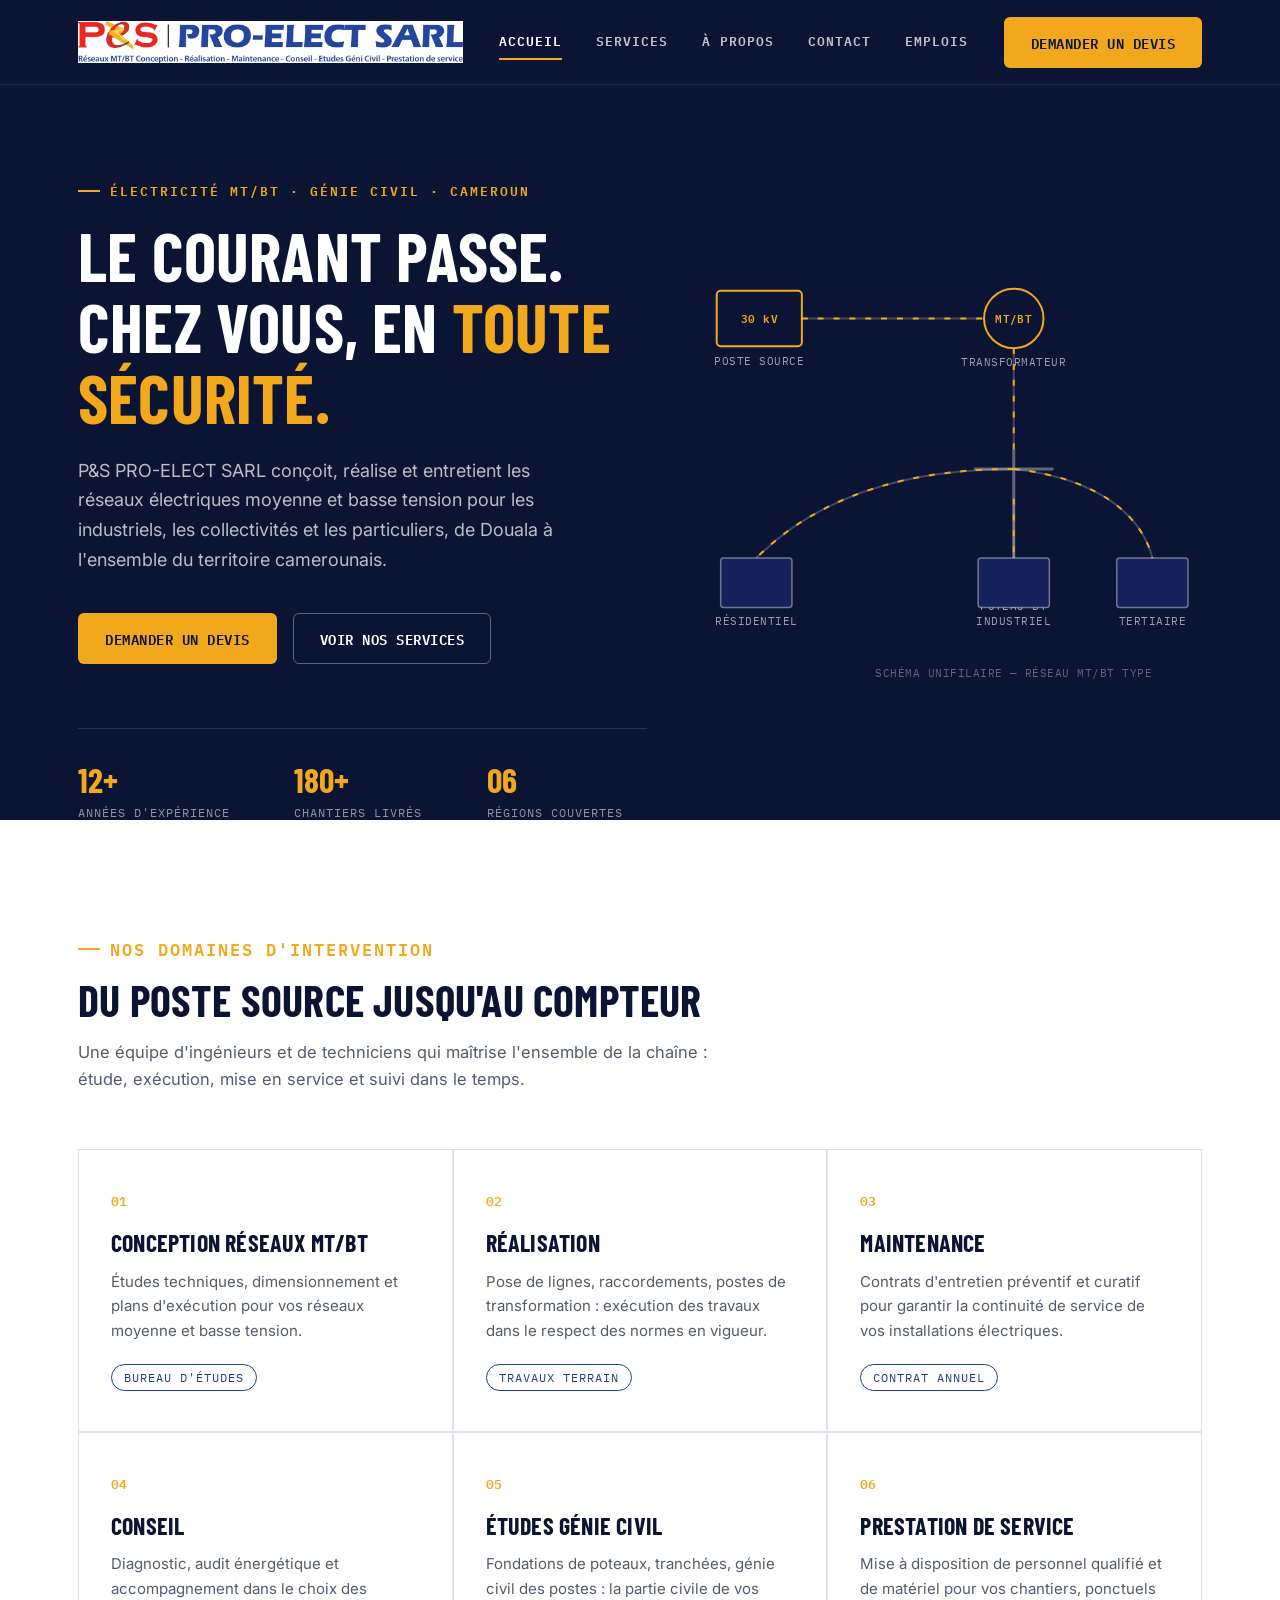
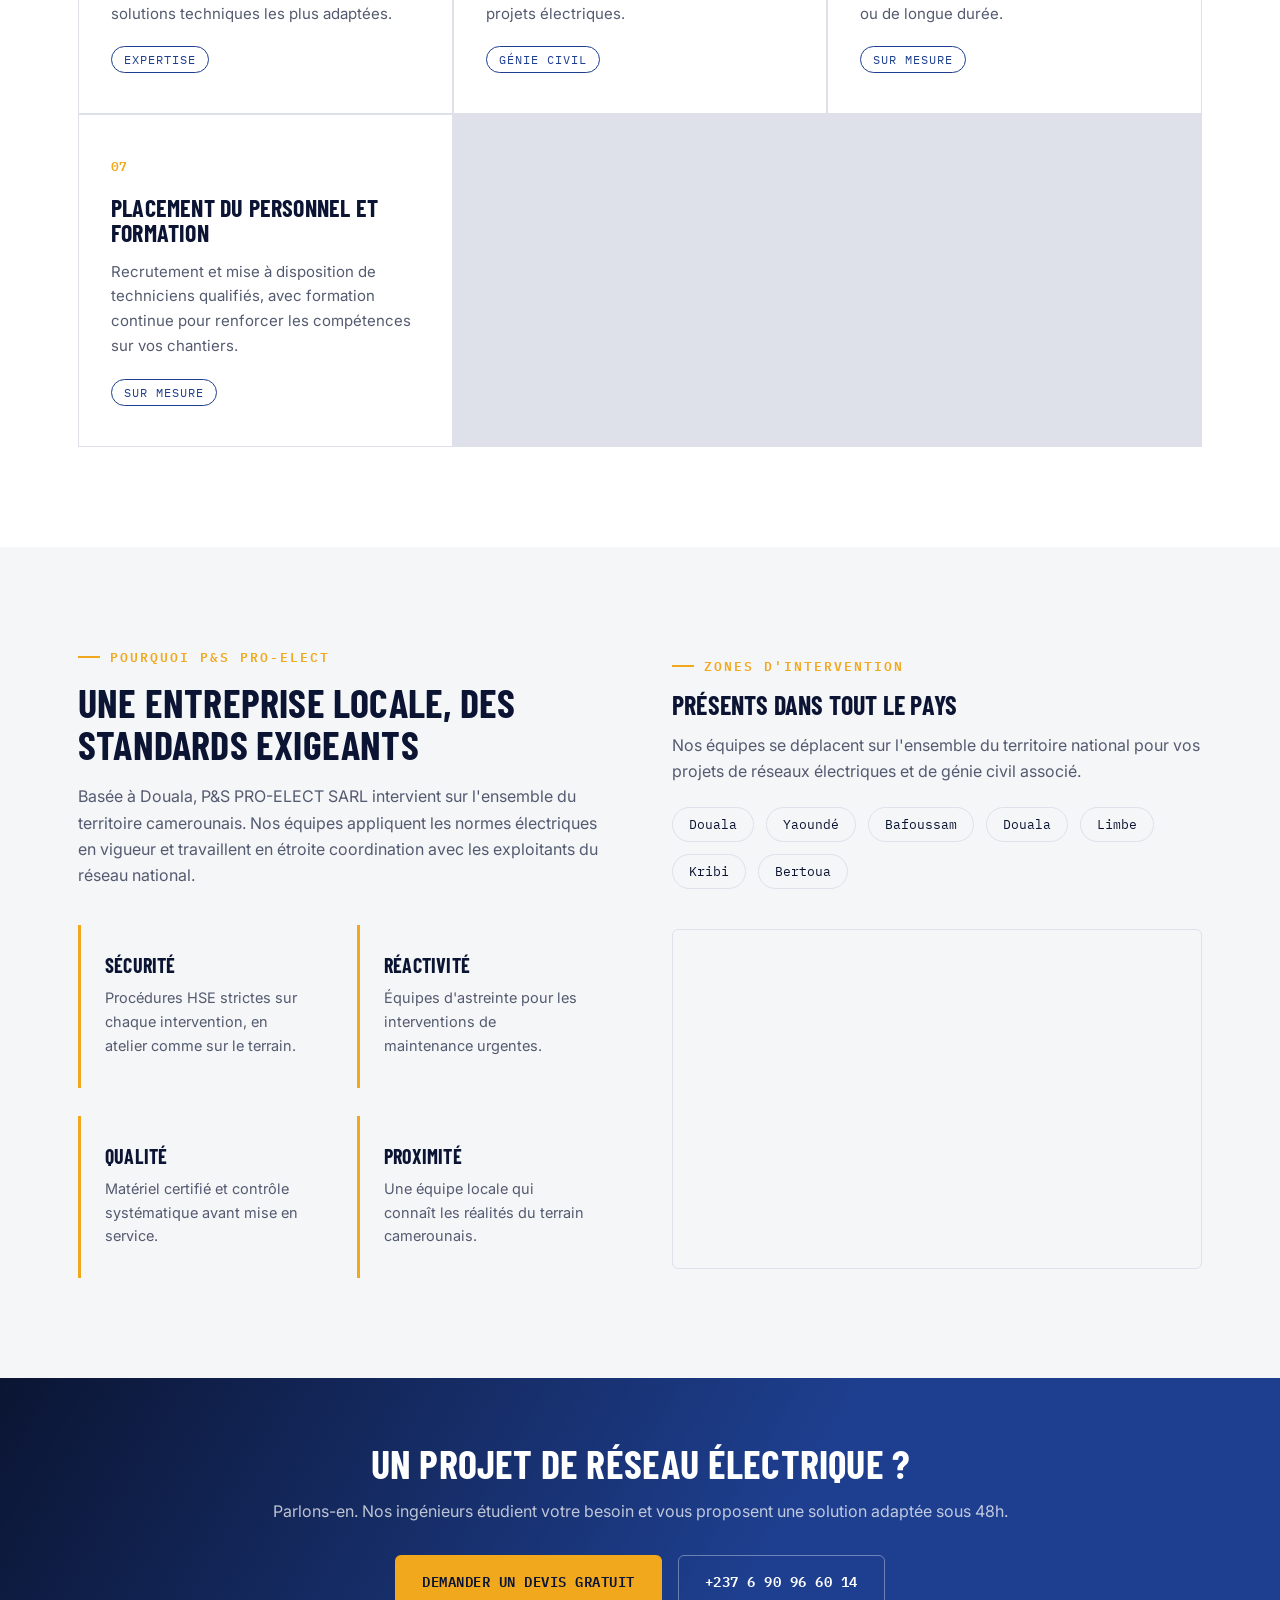
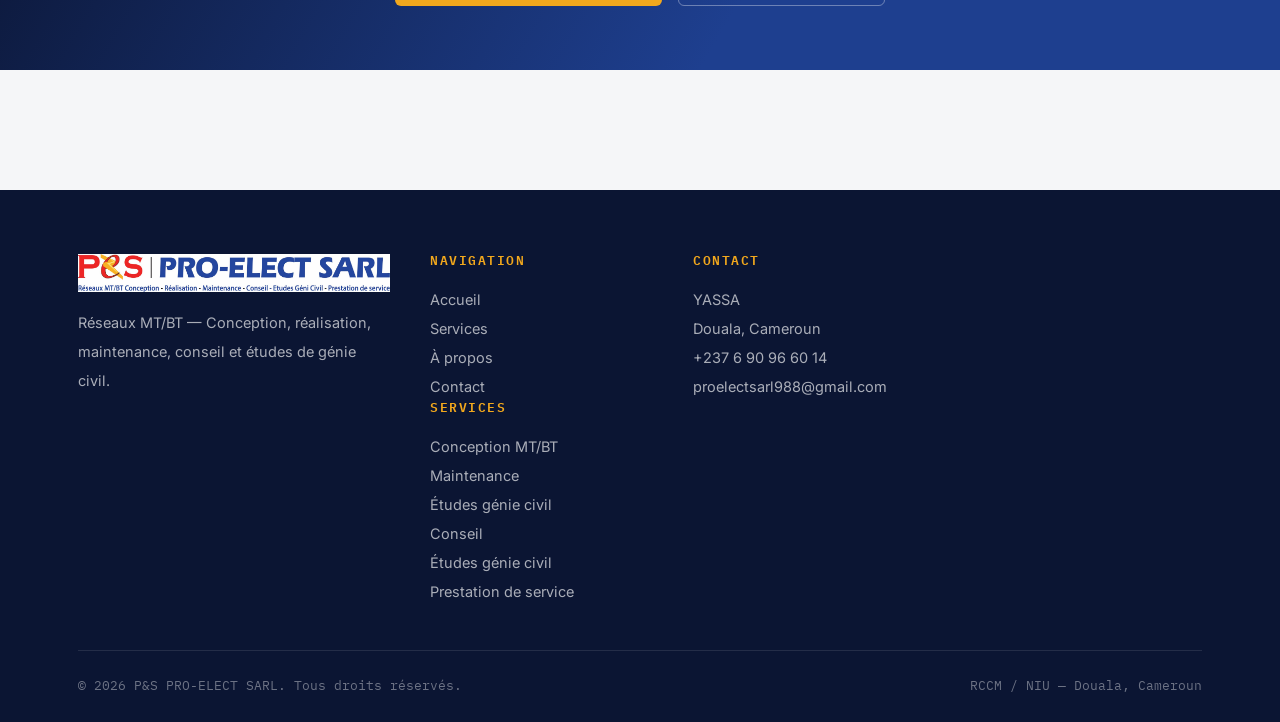
<file: index.html>
<!DOCTYPE html>

<html lang="fr">
<head>
<meta charset="UTF-8">
<meta name="viewport" content="width=device-width, initial-scale=1.0">
<title>P&amp;S PRO-ELECT SARL — Réseaux MT/BT, Études &amp; Maintenance Électrique au Cameroun</title>
<meta name="description" content="P&S PRO-ELECT SARL : conception, réalisation et maintenance de réseaux électriques MT/BT, études de génie civil et conseil, à Douala et dans tout le Cameroun.">
<link rel="icon" href="assets/logo.jpeg">
<link rel="stylesheet" href="styles.css">
</head>
<body>

<header class="site-header">
  <div class="container nav">
    <a href="index.html" class="nav-logo"><img src="assets/logo.jpeg" alt="P&S PRO-ELECT SARL"></a>
    <nav class="nav-links" id="navLinks">
      <a href="index.html" class="active">Accueil</a>
      <a href="services.html">Services</a>
      <a href="apropos.html">À propos</a>
      <a href="contact.html">Contact</a>
      <a href="emplois.html">Emplois</a>
    </nav>
    <div class="nav-cta">
      <a href="contact.html" class="btn btn-primary">Demander un devis</a>
      <button class="nav-toggle" aria-label="Ouvrir le menu" aria-expanded="false">☰</button>
    </div>
  </div>
</header>

<section class="hero">
  <div class="container">
    <div class="hero-grid">
      <div>
        <p class="eyebrow">Électricité MT/BT · Génie civil · Cameroun</p>
        <h1>Le courant passe.<br>Chez vous, en <span>toute sécurité.</span></h1>
        <p class="lead">P&amp;S PRO-ELECT SARL conçoit, réalise et entretient les réseaux électriques moyenne et basse tension pour les industriels, les collectivités et les particuliers, de Douala à l'ensemble du territoire camerounais.</p>
        <div class="hero-actions">
          <a href="contact.html" class="btn btn-primary">Demander un devis</a>
          <a href="services.html" class="btn btn-ghost">Voir nos services</a>
        </div>
        <div class="stat-bar">
          <div class="stat"><b>12+</b><span>Années d'expérience</span></div>
          <div class="stat"><b>180+</b><span>Chantiers livrés</span></div>
          <div class="stat"><b>06</b><span>Régions couvertes</span></div>
        </div>
      </div>

      <div class="schematic-wrap">
        <svg viewBox="0 0 520 460" xmlns="http://www.w3.org/2000/svg" role="img" aria-label="Schéma d'un réseau électrique MT/BT reliant un poste source à des transformateurs et des points de consommation">
          <defs>
            <style>
              .node-fill{ fill:#0B1533; stroke:#F2A81D; stroke-width:2; }
              .node-fill-blue{ fill:#16225C; stroke:rgba(255,255,255,0.4); stroke-width:1.5; }
              .lbl{ font-family:'IBM Plex Mono', monospace; font-size:11px; fill:rgba(255,255,255,0.6); letter-spacing:0.5px; }
              .lbl-strong{ font-family:'IBM Plex Mono', monospace; font-size:11px; fill:#F2A81D; letter-spacing:0.5px; font-weight:600; }
              .wire{ stroke:rgba(255,255,255,0.22); stroke-width:2; fill:none; }
              .flow{ stroke:#F2A81D; stroke-width:2; fill:none; stroke-dasharray:6 10; animation: dash 2.4s linear infinite; }
              @keyframes dash{ to{ stroke-dashoffset:-160; } }
            </style>
          </defs>

          <!-- Poste source -->
          <rect x="30" y="30" width="86" height="56" rx="4" class="node-fill"/>
          <text x="73" y="63" text-anchor="middle" class="lbl-strong">30 kV</text>
          <text x="73" y="105" text-anchor="middle" class="lbl">POSTE SOURCE</text>

          <!-- ligne MT -->
          <path class="wire" d="M116 58 H 300"/>
          <path class="flow" d="M116 58 H 300"/>

          <!-- Transformateur MT/BT -->
          <circle cx="330" cy="58" r="30" class="node-fill"/>
          <text x="330" y="63" text-anchor="middle" class="lbl-strong">MT/BT</text>
          <text x="330" y="106" text-anchor="middle" class="lbl">TRANSFORMATEUR</text>

          <!-- descente vers poteau -->
          <path class="wire" d="M330 88 V 190"/>
          <path class="flow" d="M330 88 V 190"/>

          <!-- Poteau BT central -->
          <line x1="330" y1="190" x2="330" y2="330" stroke="rgba(255,255,255,0.35)" stroke-width="3"/>
          <line x1="290" y1="210" x2="370" y2="210" stroke="rgba(255,255,255,0.35)" stroke-width="3"/>
          <text x="330" y="352" text-anchor="middle" class="lbl">POTEAU BT</text>

          <!-- distribution vers 3 points -->
          <path class="wire" d="M330 210 C 200 210, 120 250, 70 300"/>
          <path class="flow" d="M330 210 C 200 210, 120 250, 70 300"/>
          <path class="wire" d="M330 240 V 300"/>
          <path class="flow" d="M330 240 V 300"/>
          <path class="wire" d="M330 210 C 420 220, 460 260, 470 300"/>
          <path class="flow" d="M330 210 C 420 220, 460 260, 470 300"/>

          <!-- points de consommation -->
          <rect x="34" y="300" width="72" height="50" rx="3" class="node-fill-blue"/>
          <text x="70" y="368" text-anchor="middle" class="lbl">RÉSIDENTIEL</text>

          <rect x="294" y="300" width="72" height="50" rx="3" class="node-fill-blue"/>
          <text x="330" y="368" text-anchor="middle" class="lbl">INDUSTRIEL</text>

          <rect x="434" y="300" width="72" height="50" rx="3" class="node-fill-blue"/>
          <text x="470" y="368" text-anchor="middle" class="lbl">TERTIAIRE</text>

          <text x="330" y="420" text-anchor="middle" class="lbl" style="fill:rgba(255,255,255,0.35)">SCHÉMA UNIFILAIRE — RÉSEAU MT/BT TYPE</text>
        </svg>
      </div>
    </div>
  </div>
</section>

<section class="section section-alt">
  <div class="container">
    <div class="section-head">
      <p class="eyebrow">Nos domaines d'intervention</p>
      <h2>Du poste source jusqu'au compteur</h2>
      <p>Une équipe d'ingénieurs et de techniciens qui maîtrise l'ensemble de la chaîne : étude, exécution, mise en service et suivi dans le temps.</p>
    </div>

    <div class="services-grid">
      <div class="service-card">
        <span class="service-num">01</span>
        <h3>Conception réseaux MT/BT</h3>
        <p>Études techniques, dimensionnement et plans d'exécution pour vos réseaux moyenne et basse tension.</p>
        <span class="tag">Bureau d'études</span>
      </div>
      <div class="service-card">
        <span class="service-num">02</span>
        <h3>Réalisation</h3>
        <p>Pose de lignes, raccordements, postes de transformation : exécution des travaux dans le respect des normes en vigueur.</p>
        <span class="tag">Travaux terrain</span>
      </div>
      <div class="service-card">
        <span class="service-num">03</span>
        <h3>Maintenance</h3>
        <p>Contrats d'entretien préventif et curatif pour garantir la continuité de service de vos installations électriques.</p>
        <span class="tag">Contrat annuel</span>
      </div>
      <div class="service-card">
        <span class="service-num">04</span>
        <h3>Conseil</h3>
        <p>Diagnostic, audit énergétique et accompagnement dans le choix des solutions techniques les plus adaptées.</p>
        <span class="tag">Expertise</span>
      </div>
      <div class="service-card">
        <span class="service-num">05</span>
        <h3>Études génie civil</h3>
        <p>Fondations de poteaux, tranchées, génie civil des postes : la partie civile de vos projets électriques.</p>
        <span class="tag">Génie civil</span>
      </div>
      <div class="service-card">
        <span class="service-num">06</span>
        <h3>Prestation de service</h3>
        <p>Mise à disposition de personnel qualifié et de matériel pour vos chantiers, ponctuels ou de longue durée.</p>
        <span class="tag">Sur mesure</span>
      </div>
      <a href="emplois.html#domaines" class="service-card service-card-link">
        <span class="service-num">07</span>
        <h3>Placement du personnel et formation</h3>
        <p>Recrutement et mise à disposition de techniciens qualifiés, avec formation continue pour renforcer les compétences sur vos chantiers.</p>
        <span class="tag">Sur mesure</span>
      </a>
    </div>
  </div>
</section>

<section class="section">
  <div class="container">
    <div class="two-col">
      <div>
        <p class="eyebrow">Pourquoi P&amp;S PRO-ELECT</p>
        <h2 style="text-transform:uppercase; font-size:clamp(28px,3.6vw,40px); color:var(--navy-deep); margin-top:14px;">Une entreprise locale, des standards exigeants</h2>
        <p style="margin-top:18px; font-size:16px;">Basée à Douala, P&amp;S PRO-ELECT SARL intervient sur l'ensemble du territoire camerounais. Nos équipes appliquent les normes électriques en vigueur et travaillent en étroite coordination avec les exploitants du réseau national.</p>
        <div class="values-grid" style="grid-template-columns:1fr 1fr; margin-top:36px;">
          <div class="value-card">
            <h4>Sécurité</h4>
            <p>Procédures HSE strictes sur chaque intervention, en atelier comme sur le terrain.</p>
          </div>
          <div class="value-card">
            <h4>Réactivité</h4>
            <p>Équipes d'astreinte pour les interventions de maintenance urgentes.</p>
          </div>
          <div class="value-card">
            <h4>Qualité</h4>
            <p>Matériel certifié et contrôle systématique avant mise en service.</p>
          </div>
          <div class="value-card">
            <h4>Proximité</h4>
            <p>Une équipe locale qui connaît les réalités du terrain camerounais.</p>
          </div>
        </div>
      </div>
      <div>
        <p class="eyebrow">Zones d'intervention</p>
        <h3 style="font-size:26px; color:var(--navy-deep); text-transform:uppercase; margin-top:14px;">Présents dans tout le pays</h3>
        <p style="margin-top:14px;">Nos équipes se déplacent sur l'ensemble du territoire national pour vos projets de réseaux électriques et de génie civil associé.</p>
        <div class="zone-list">
          <span>Douala</span>
          <span>Yaoundé</span>
          <span>Bafoussam</span>
          <span>Douala</span>
          <span>Limbe</span>
          <span>Kribi</span>
          <span>Bertoua</span>
        </div>
        <div class="map-block">
          <iframe title="Zone d'intervention P&S PRO-ELECT" src="https://www.google.com/maps?q=Douala,Cameroun&output=embed" loading="lazy"></iframe>
        </div>
      </div>
    </div>
  </div>
</section>

<section class="cta-band">
  <div class="container">
    <h2>Un projet de réseau électrique ?</h2>
    <p>Parlons-en. Nos ingénieurs étudient votre besoin et vous proposent une solution adaptée sous 48h.</p>
    <div class="hero-actions">
      <a href="contact.html" class="btn btn-primary">Demander un devis gratuit</a>
      <a href="tel:+2376 90 96 60 14" class="btn btn-ghost">+237 6  90 96 60 14</a>
    </div>
  </div>
</section>

<footer class="site-footer">
  <div class="container">
    <div class="footer-grid">
      <div class="footer-logo">
        <img src="assets/logo.jpeg" alt="P&S PRO-ELECT SARL">
        <p>Réseaux MT/BT — Conception, réalisation, maintenance, conseil et études de génie civil.</p>
      </div>
      <div>
        <h4>Navigation</h4>
        <p><a href="index.html">Accueil</a></p>
        <p><a href="services.html">Services</a></p>
        <p><a href="apropos.html">À propos</a></p>
        <p><a href="contact.html">Contact</a></p> 
      <div>
        <h4>Services</h4>
        <p><a href="services.html">Conception MT/BT</a></p>
        <p><a href="services.html">Maintenance</a></p>
        <p><a href="services.html">Études génie civil</a></p>
        <p><a href="services.html">Conseil</a></p> 
        <p><a href="Études génie civil.html">Études génie civil</a></p> 
        <p><a href="Prestation de service.html">Prestation de service</a></p> 
      </div>
      </div>
      <div>
        <h4>Contact</h4>
        <p>YASSA <br>Douala, Cameroun</p>
        <p>+237 6 90 96 60 14</p>
        <p>proelectsarl988@gmail.com</p>
      </div>
    </div>
    <div class="footer-bottom">
      <span>© <span data-year>2023</span> P&amp;S PRO-ELECT SARL. Tous droits réservés.</span>
      <span>RCCM / NIU — Douala, Cameroun</span>
    </div>
  </div>
</footer>

<script src="main.js"></script>
</body>
</html>
</file>
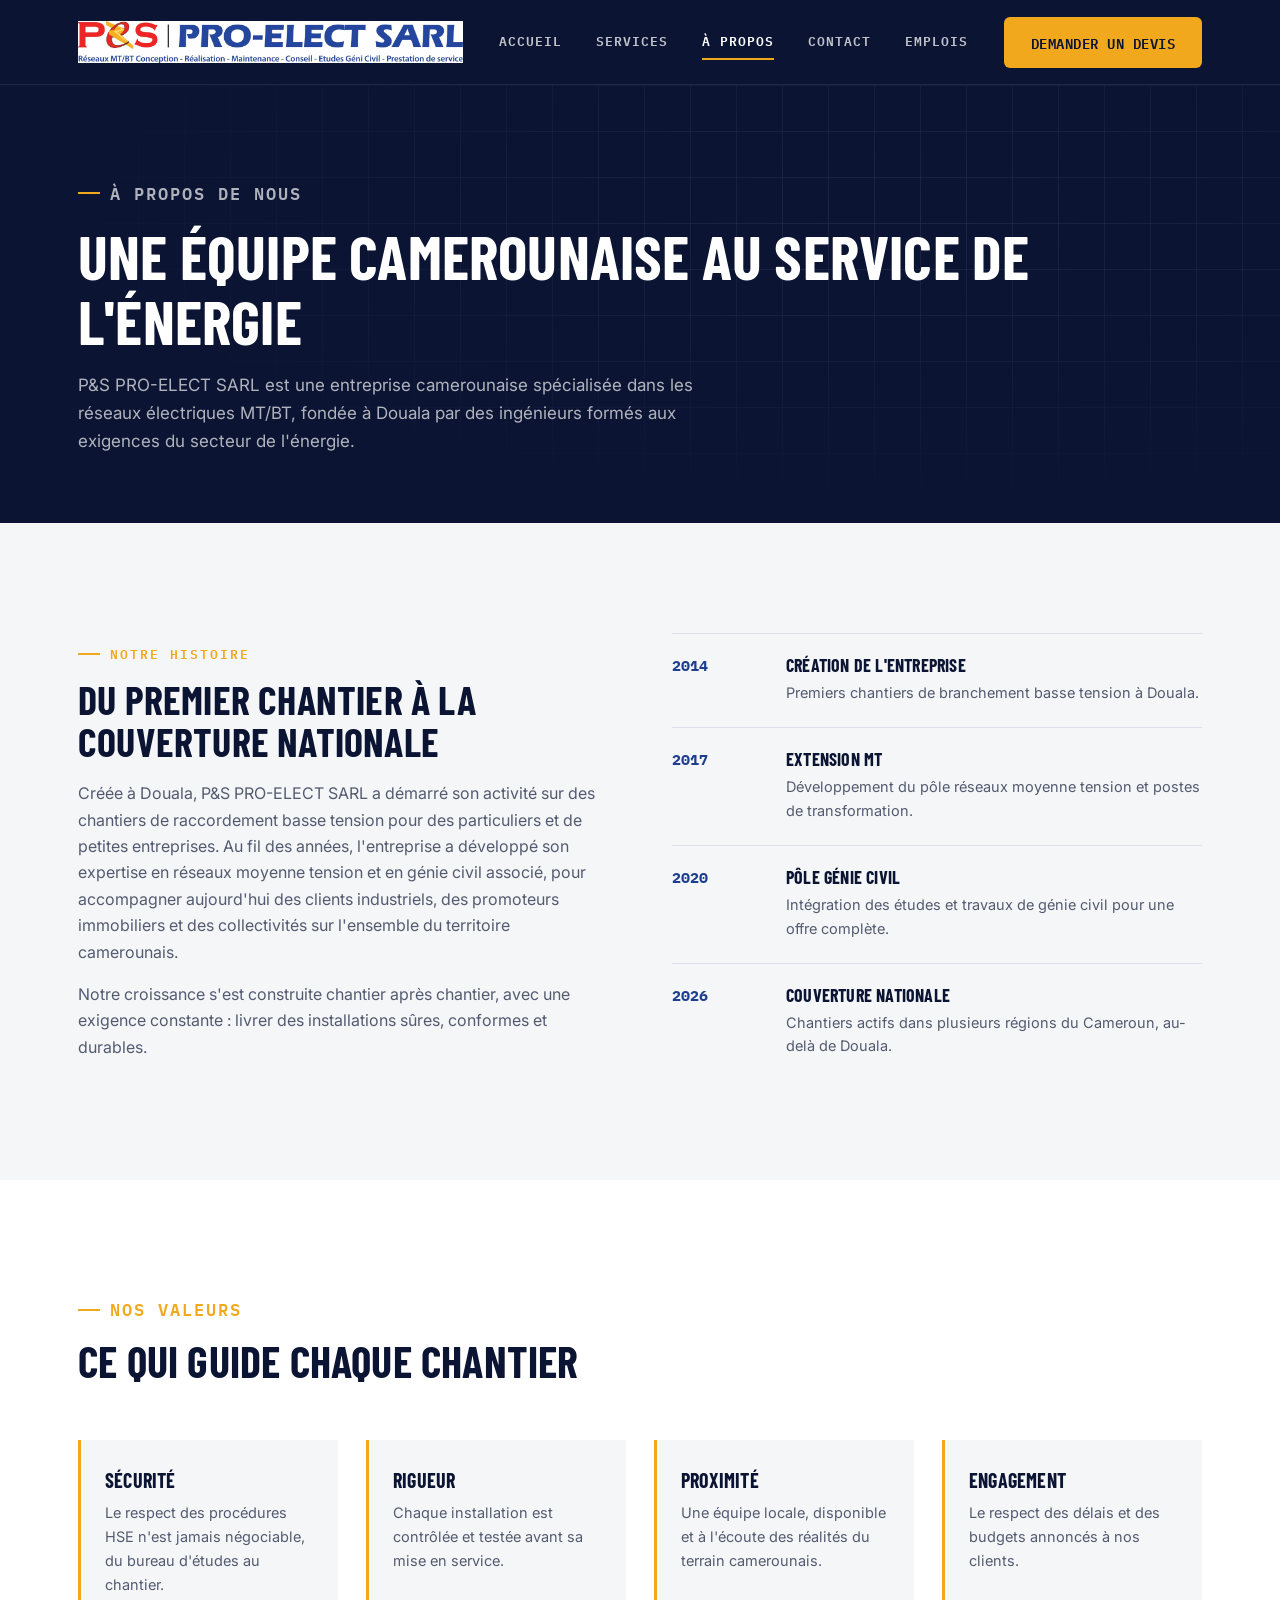
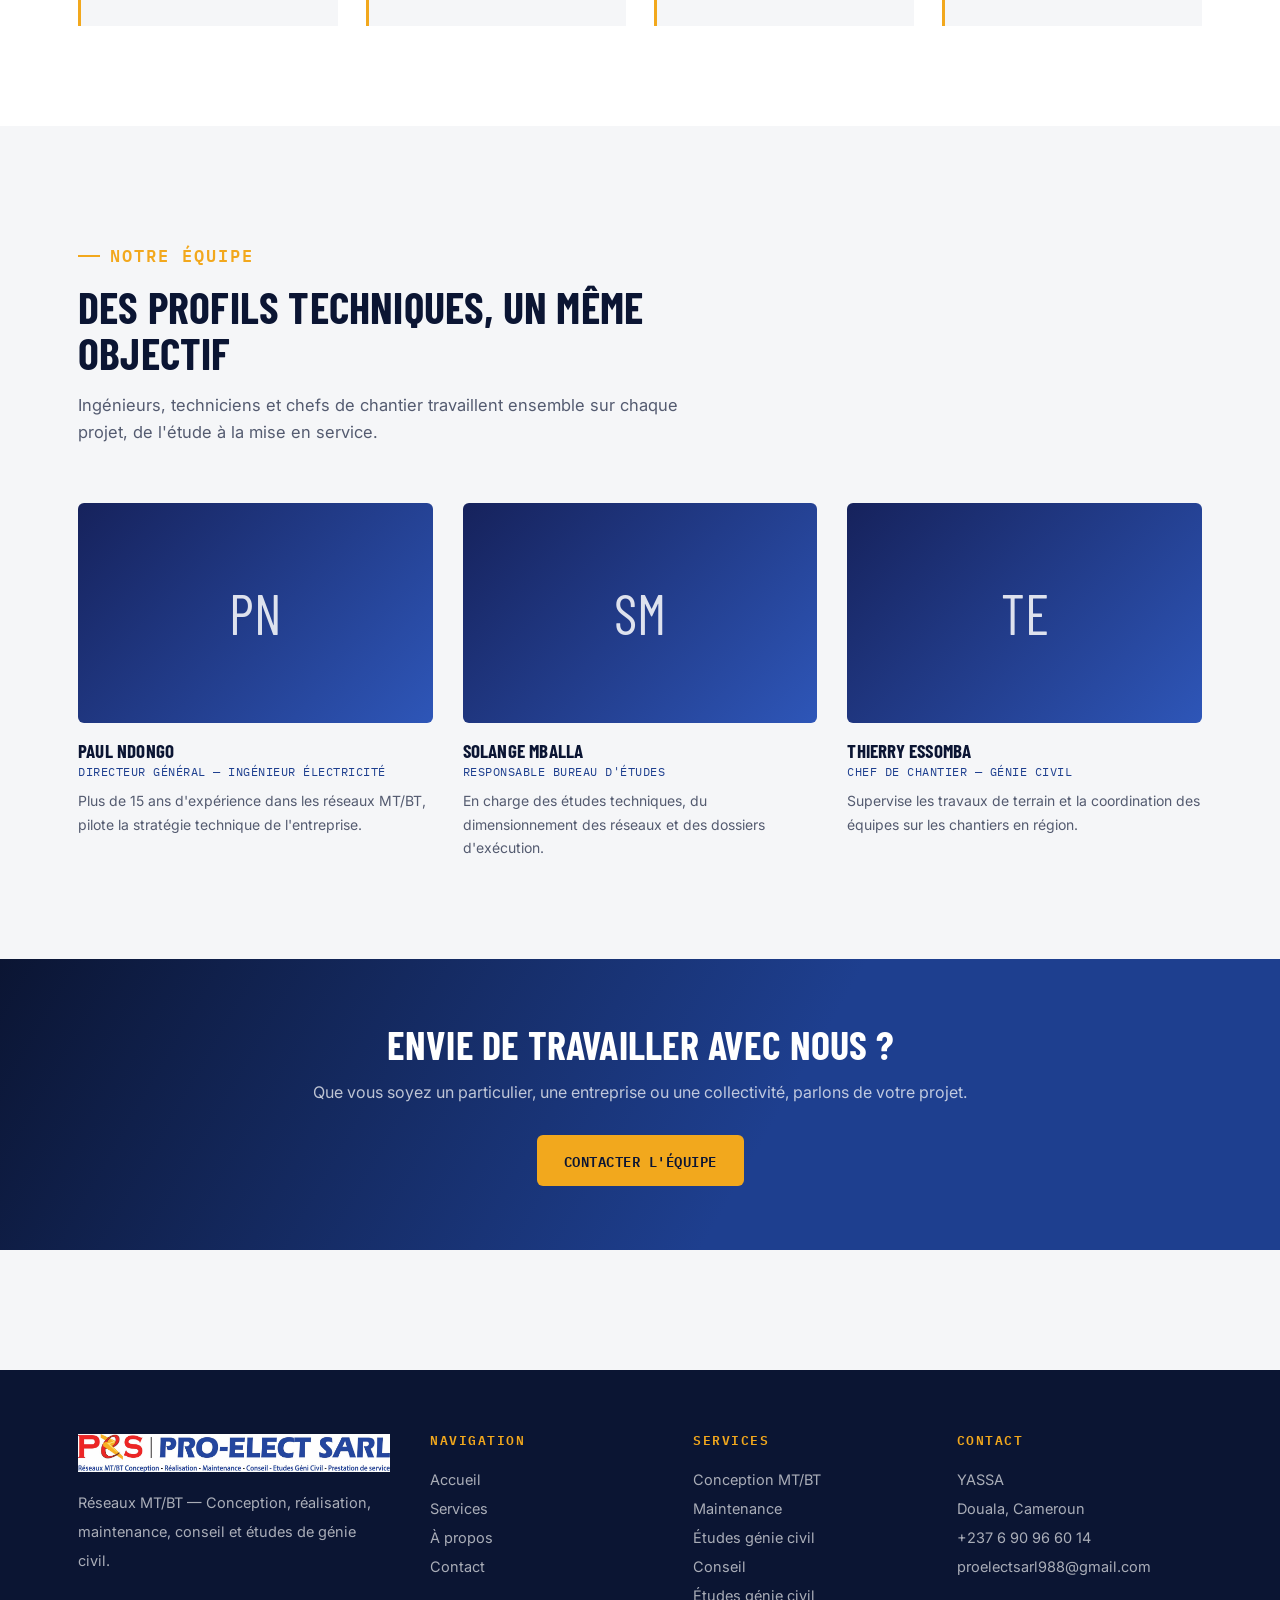
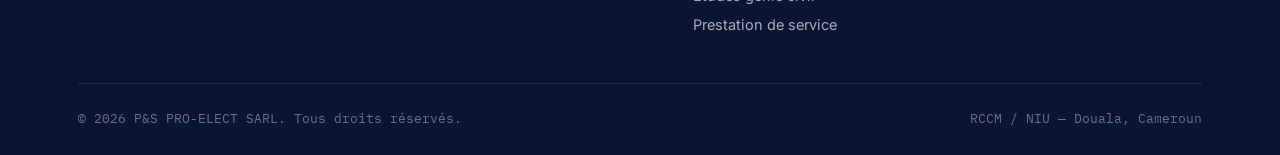
<file: apropos.html>
<!DOCTYPE html>
<html lang="fr">
<head>
<meta charset="UTF-8">
<meta name="viewport" content="width=device-width, initial-scale=1.0">
<title>À propos — P&amp;S PRO-ELECT SARL</title>
<meta name="description" content="Découvrez P&S PRO-ELECT SARL : notre histoire, nos valeurs et notre équipe d'ingénieurs et techniciens spécialisés en réseaux MT/BT au Cameroun.">
<link rel="icon" href="assets/logo.jpeg">
<link rel="stylesheet" href="styles.css">
</head>
<body>

<header class="site-header">
  <div class="container nav">
    <a href="index.html" class="nav-logo"><img src="assets/logo.jpeg" alt="P&S PRO-ELECT SARL"></a>
    <nav class="nav-links" id="navLinks">
      <a href="index.html">Accueil</a>
      <a href="services.html">Services</a>
      <a href="apropos.html" class="active">À propos</a>
      <a href="contact.html">Contact</a>
      <a href="emplois.html">Emplois</a>
    </nav>
    <div class="nav-cta">
      <a href="contact.html" class="btn btn-primary">Demander un devis</a>
      <button class="nav-toggle" aria-label="Ouvrir le menu" aria-expanded="false">☰</button>
    </div>
  </div>
</header>

<section class="page-hero">
  <div class="grid-texture"></div>
  <div class="container">
    <p class="eyebrow">À propos de nous</p>
    <h1>Une équipe camerounaise au service de l'énergie</h1>
    <p>P&amp;S PRO-ELECT SARL est une entreprise camerounaise spécialisée dans les réseaux électriques MT/BT, fondée à Douala par des ingénieurs formés aux exigences du secteur de l'énergie.</p>
  </div>
</section>

<section class="section">
  <div class="container">
    <div class="two-col">
      <div>
        <p class="eyebrow">Notre histoire</p>
        <h2 style="text-transform:uppercase; font-size:clamp(28px,3.6vw,40px); color:var(--navy-deep); margin-top:14px;">Du premier chantier à la couverture nationale</h2>
        <p style="margin-top:18px; font-size:16px;">Créée à Douala, P&amp;S PRO-ELECT SARL a démarré son activité sur des chantiers de raccordement basse tension pour des particuliers et de petites entreprises. Au fil des années, l'entreprise a développé son expertise en réseaux moyenne tension et en génie civil associé, pour accompagner aujourd'hui des clients industriels, des promoteurs immobiliers et des collectivités sur l'ensemble du territoire camerounais.</p>
        <p style="margin-top:16px; font-size:16px;">Notre croissance s'est construite chantier après chantier, avec une exigence constante : livrer des installations sûres, conformes et durables.</p>
      </div>
      <div>
        <div class="timeline">
          <div class="timeline-item">
            <b>2014</b>
            <div>
              <h4>Création de l'entreprise</h4>
              <p>Premiers chantiers de branchement basse tension à Douala.</p>
            </div>
          </div>
          <div class="timeline-item">
            <b>2017</b>
            <div>
              <h4>Extension MT</h4>
              <p>Développement du pôle réseaux moyenne tension et postes de transformation.</p>
            </div>
          </div>
          <div class="timeline-item">
            <b>2020</b>
            <div>
              <h4>Pôle génie civil</h4>
              <p>Intégration des études et travaux de génie civil pour une offre complète.</p>
            </div>
          </div>
          <div class="timeline-item">
            <b>2026</b>
            <div>
              <h4>Couverture nationale</h4>
              <p>Chantiers actifs dans plusieurs régions du Cameroun, au-delà de Douala.</p>
            </div>
          </div>
        </div>
      </div>
    </div>
  </div>
</section>

<section class="section section-alt">
  <div class="container">
    <div class="section-head">
      <p class="eyebrow">Nos valeurs</p>
      <h2>Ce qui guide chaque chantier</h2>
    </div>
    <div class="values-grid">
      <div class="value-card">
        <h4>Sécurité</h4>
        <p>Le respect des procédures HSE n'est jamais négociable, du bureau d'études au chantier.</p>
      </div>
      <div class="value-card">
        <h4>Rigueur</h4>
        <p>Chaque installation est contrôlée et testée avant sa mise en service.</p>
      </div>
      <div class="value-card">
        <h4>Proximité</h4>
        <p>Une équipe locale, disponible et à l'écoute des réalités du terrain camerounais.</p>
      </div>
      <div class="value-card">
        <h4>Engagement</h4>
        <p>Le respect des délais et des budgets annoncés à nos clients.</p>
      </div>
    </div>
  </div>
</section>

<section class="section">
  <div class="container">
    <div class="section-head">
      <p class="eyebrow">Notre équipe</p>
      <h2>Des profils techniques, un même objectif</h2>
      <p>Ingénieurs, techniciens et chefs de chantier travaillent ensemble sur chaque projet, de l'étude à la mise en service.</p>
    </div>
    <div class="team-grid">
      <div class="team-card">
        <div class="team-photo" data-initials="PN"></div>
        <h4>Paul Ndongo</h4>
        <span class="role">Directeur Général — Ingénieur Électricité</span>
        <p>Plus de 15 ans d'expérience dans les réseaux MT/BT, pilote la stratégie technique de l'entreprise.</p>
      </div>
      <div class="team-card">
        <div class="team-photo" data-initials="SM"></div>
        <h4>Solange Mballa</h4>
        <span class="role">Responsable Bureau d'études</span>
        <p>En charge des études techniques, du dimensionnement des réseaux et des dossiers d'exécution.</p>
      </div>
      <div class="team-card">
        <div class="team-photo" data-initials="TE"></div>
        <h4>Thierry Essomba</h4>
        <span class="role">Chef de chantier — Génie civil</span>
        <p>Supervise les travaux de terrain et la coordination des équipes sur les chantiers en région.</p>
      </div>
    </div>
  </div>
</section>

<section class="cta-band">
  <div class="container">
    <h2>Envie de travailler avec nous ?</h2>
    <p>Que vous soyez un particulier, une entreprise ou une collectivité, parlons de votre projet.</p>
    <div class="hero-actions">
      <a href="contact.html" class="btn btn-primary">Contacter l'équipe</a>
    </div>
  </div>
</section>

<footer class="site-footer">
  <div class="container">
    <div class="footer-grid">
      <div class="footer-logo">
        <img src="assets/logo.jpeg" alt="P&S PRO-ELECT SARL">
        <p>Réseaux MT/BT — Conception, réalisation, maintenance, conseil et études de génie civil.</p>
      </div>
      <div>
        <h4>Navigation</h4>
        <p><a href="index.html">Accueil</a></p>
        <p><a href="services.html">Services</a></p>
        <p><a href="apropos.html">À propos</a></p>
        <p><a href="contact.html">Contact</a></p>
      </div>
      <div>
        <h4>Services</h4>
        <p><a href="services.html">Conception MT/BT</a></p>
        <p><a href="services.html">Maintenance</a></p>
        <p><a href="services.html">Études génie civil</a></p>
        <p><a href="services.html">Conseil</a></p> 
        <p><a href="Études génie civil.html">Études génie civil</a></p> 
        <p><a href="Prestation de service.html">Prestation de service</a></p> 
      </div>
      <div>
        <h4>Contact</h4>
        <p> YASSA <br>Douala, Cameroun</p>
        <p>+237 6  90 96 60 14</p>
        <p>proelectsarl988@gmail.com</p>
      </div>
    </div>
    <div class="footer-bottom">
      <span>© <span data-year>2023</span> P&amp;S PRO-ELECT SARL. Tous droits réservés.</span>
      <span>RCCM / NIU — Douala, Cameroun</span>
    </div>
  </div>
</footer>

<script src="main.js"></script>
</body>
</html>
</file>
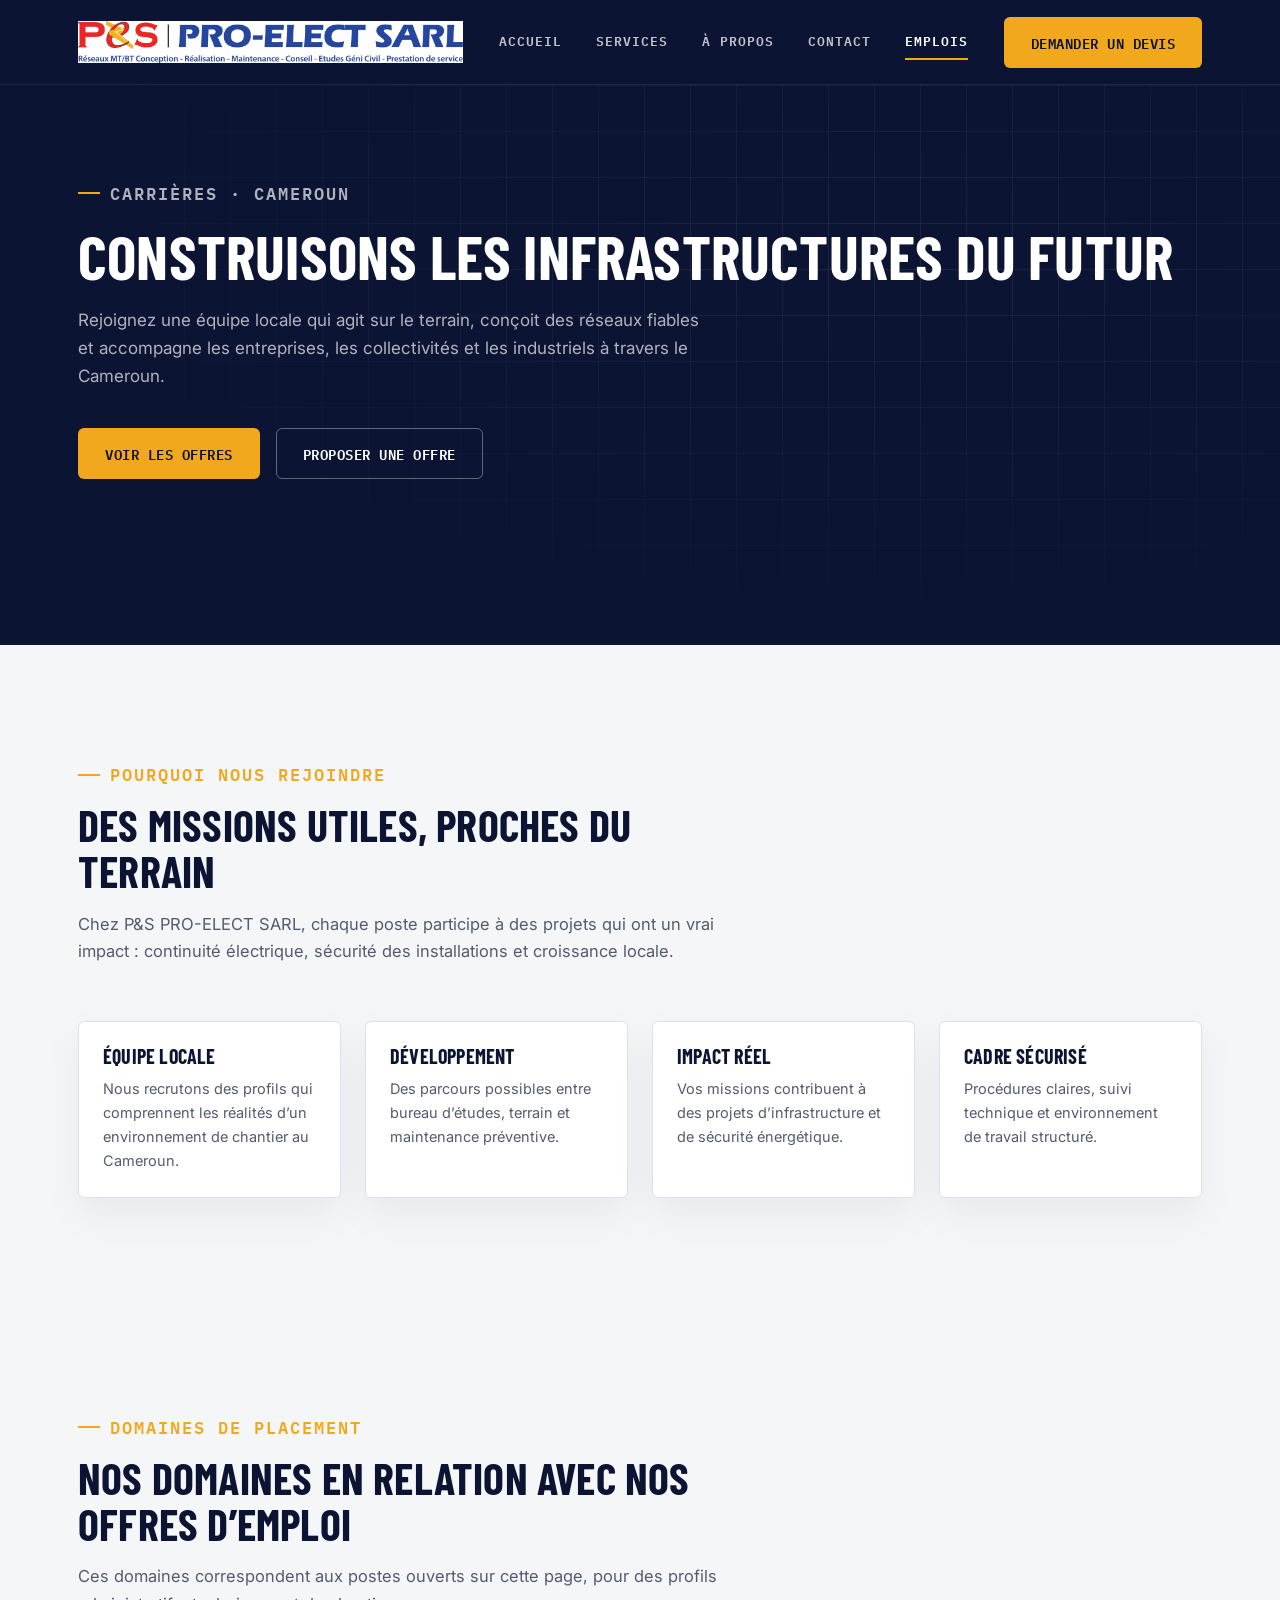
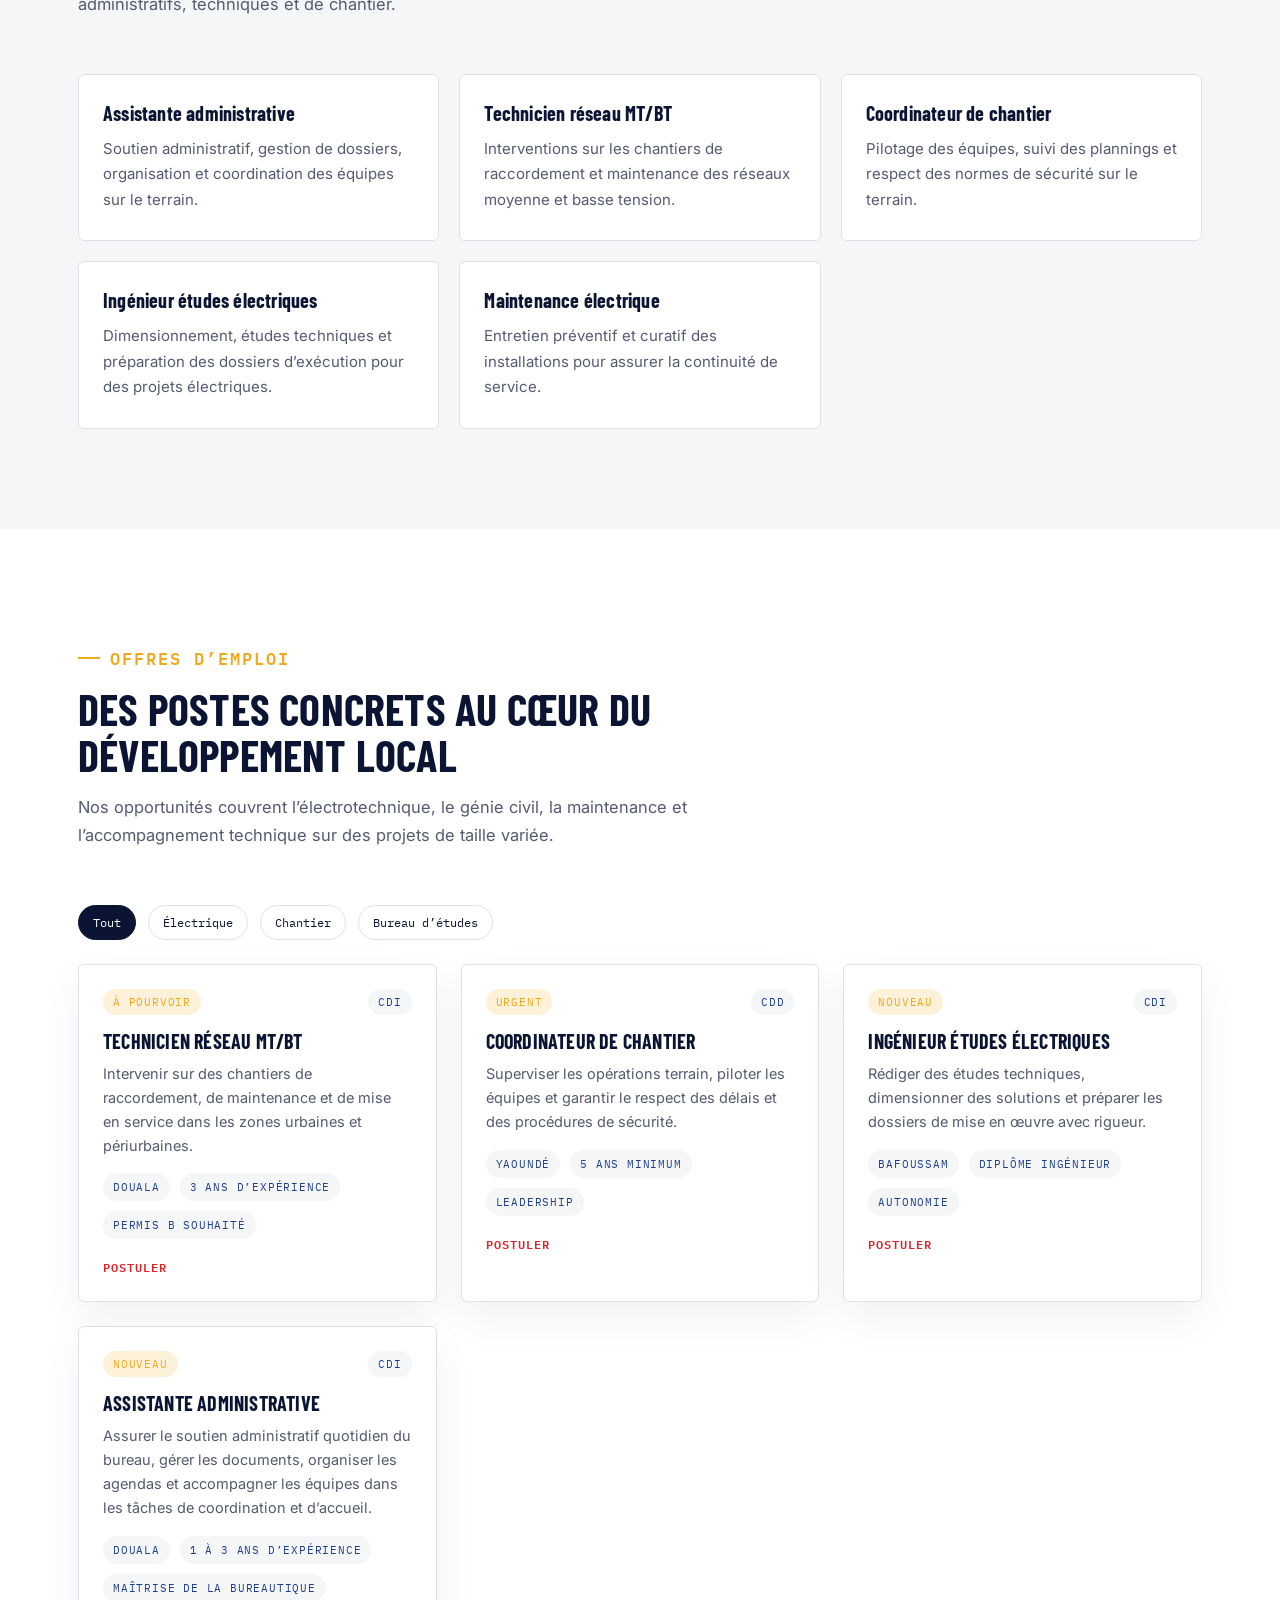
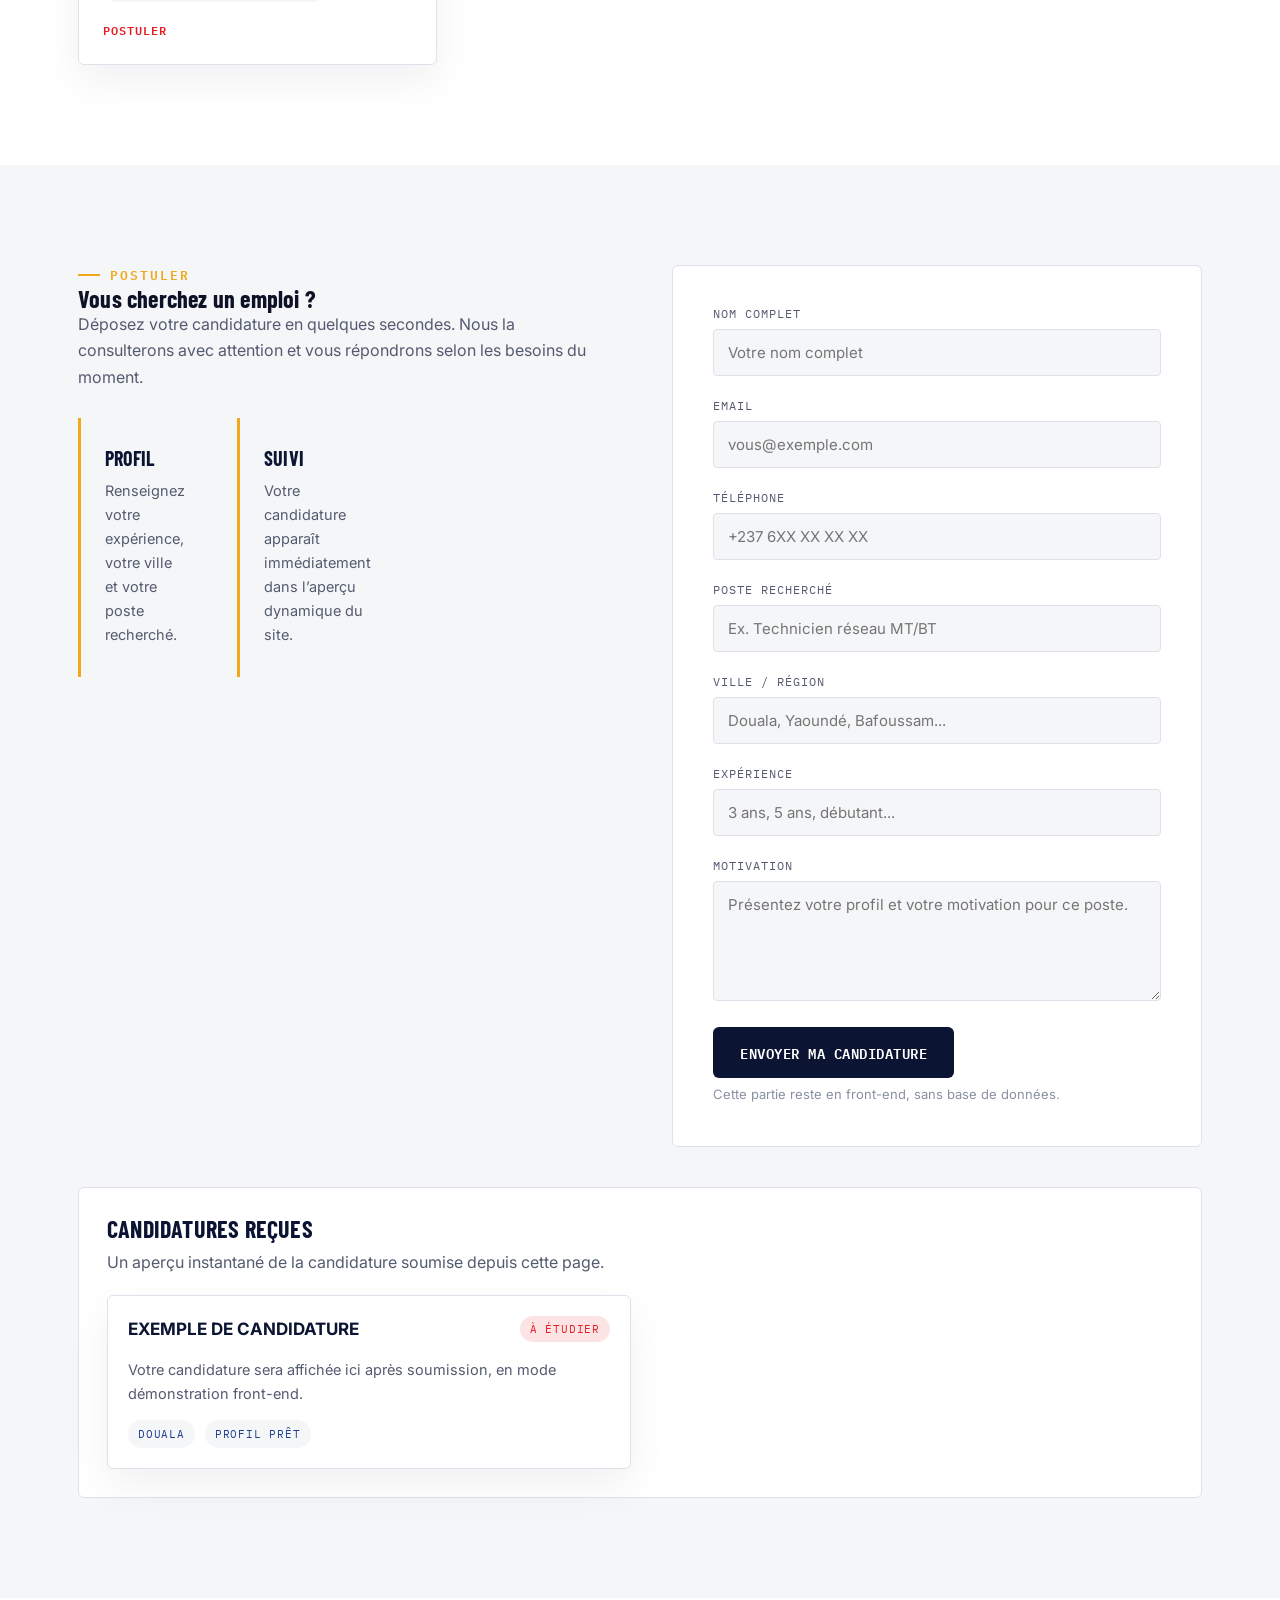
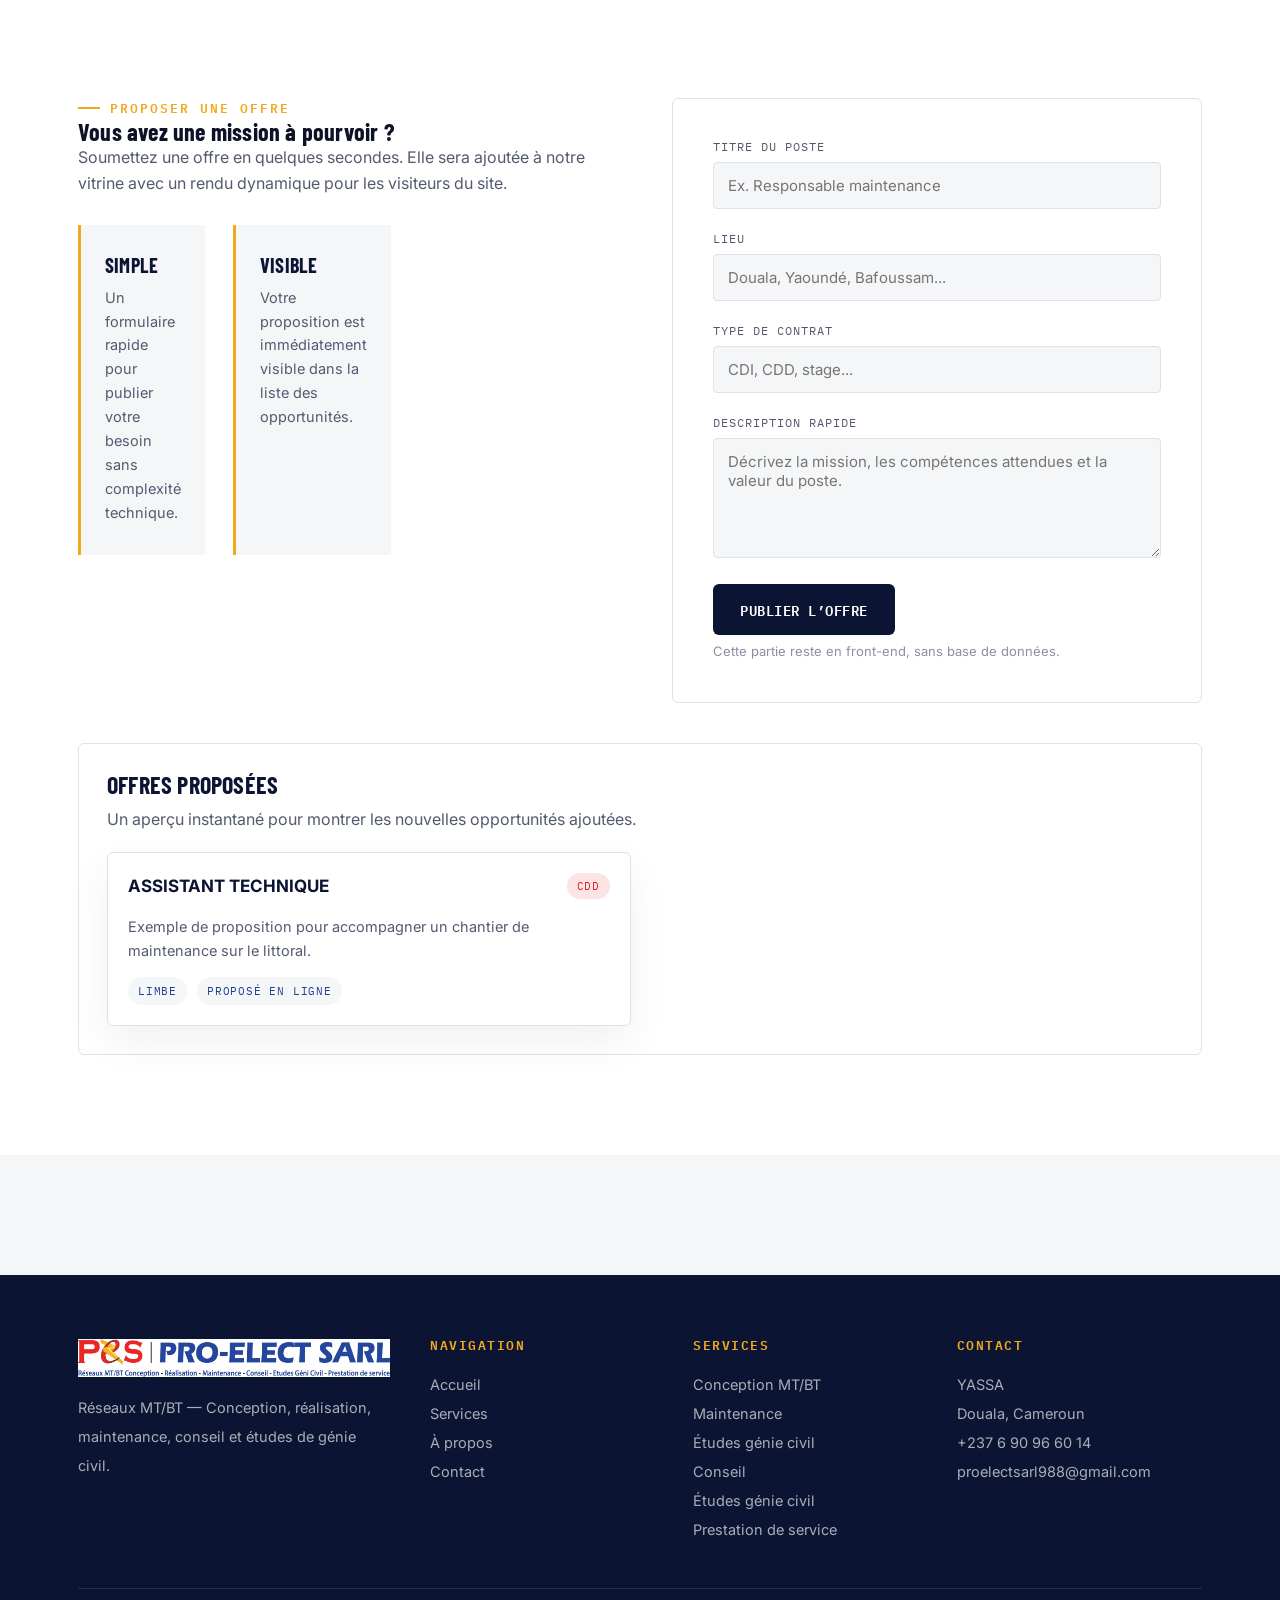
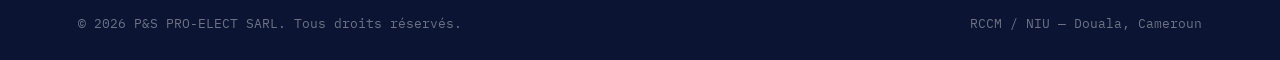
<file: emplois.html>
<!DOCTYPE html>
<html lang="fr">
<head>
  <meta charset="UTF-8">
  <meta name="viewport" content="width=device-width, initial-scale=1.0">
  <title>Emplois — P&S PRO-ELECT SARL</title>
  <meta name="description" content="Découvrez les opportunités de carrière chez P&S PRO-ELECT SARL au Cameroun et proposez une offre d'emploi en quelques clics.">
  <link rel="icon" href="assets/logo.jpeg">
  <link rel="stylesheet" href="styles.css">
</head>
<body>

<header class="site-header">
  <div class="container nav">
    <a href="index.html" class="nav-logo"><img src="assets/logo.jpeg" alt="P&S PRO-ELECT SARL"></a>
    <nav class="nav-links" id="navLinks">
      <a href="index.html">Accueil</a>
      <a href="services.html">Services</a>
      <a href="apropos.html">À propos</a>
      <a href="contact.html">Contact</a>
      <a href="emplois.html" class="active">Emplois</a>
    </nav>
    <div class="nav-cta">
      <a href="contact.html" class="btn btn-primary">Demander un devis</a>
      <button class="nav-toggle" aria-label="Ouvrir le menu" aria-expanded="false">☰</button>
    </div>
  </div>
</header>

<section class="page-hero careers-hero">
  <div class="grid-texture"></div>
  <div class="container">
    <p class="eyebrow">Carrières · Cameroun</p>
    <h1>Construisons les infrastructures du futur</h1>
    <p>Rejoignez une équipe locale qui agit sur le terrain, conçoit des réseaux fiables et accompagne les entreprises, les collectivités et les industriels à travers le Cameroun.</p>
    <div class="hero-actions">
      <a href="#offres" class="btn btn-primary">Voir les offres</a>
      <a href="#proposer" class="btn btn-ghost">Proposer une offre</a>
    </div>
  </div>
</section>

<section class="section">
  <div class="container">
    <div class="section-head">
      <p class="eyebrow">Pourquoi nous rejoindre</p>
      <h2>Des missions utiles, proches du terrain</h2>
      <p>Chez P&S PRO-ELECT SARL, chaque poste participe à des projets qui ont un vrai impact : continuité électrique, sécurité des installations et croissance locale.</p>
    </div>

    <div class="career-highlights">
      <article class="highlight-card">
        <h3>Équipe locale</h3>
        <p>Nous recrutons des profils qui comprennent les réalités d’un environnement de chantier au Cameroun.</p>
      </article>
      <article class="highlight-card">
        <h3>Développement</h3>
        <p>Des parcours possibles entre bureau d’études, terrain et maintenance préventive.</p>
      </article>
      <article class="highlight-card">
        <h3>Impact réel</h3>
        <p>Vos missions contribuent à des projets d’infrastructure et de sécurité énergétique.</p>
      </article>
      <article class="highlight-card">
        <h3>Cadre sécurisé</h3>
        <p>Procédures claires, suivi technique et environnement de travail structuré.</p>
      </article>
    </div>
  </div>
</section>

<section class="section" id="domaines">
  <div class="container">
    <div class="section-head">
      <p class="eyebrow">Domaines de placement</p>
      <h2>Nos domaines en relation avec nos offres d’emploi</h2>
      <p>Ces domaines correspondent aux postes ouverts sur cette page, pour des profils administratifs, techniques et de chantier.</p>
    </div>
    <div class="domain-grid">
      <article class="domain-card">
        <h3>Assistante administrative</h3>
        <p>Soutien administratif, gestion de dossiers, organisation et coordination des équipes sur le terrain.</p>
      </article>
      <article class="domain-card">
        <h3>Technicien réseau MT/BT</h3>
        <p>Interventions sur les chantiers de raccordement et maintenance des réseaux moyenne et basse tension.</p>
      </article>
      <article class="domain-card">
        <h3>Coordinateur de chantier</h3>
        <p>Pilotage des équipes, suivi des plannings et respect des normes de sécurité sur le terrain.</p>
      </article>
      <article class="domain-card">
        <h3>Ingénieur études électriques</h3>
        <p>Dimensionnement, études techniques et préparation des dossiers d’exécution pour des projets électriques.</p>
      </article>
      <article class="domain-card">
        <h3>Maintenance électrique</h3>
        <p>Entretien préventif et curatif des installations pour assurer la continuité de service.</p>
      </article>
    </div>
  </div>
</section>

<section class="section section-alt" id="offres">
  <div class="container">
    <div class="section-head">
      <p class="eyebrow">Offres d’emploi</p>
      <h2>Des postes concrets au cœur du développement local</h2>
      <p>Nos opportunités couvrent l’électrotechnique, le génie civil, la maintenance et l’accompagnement technique sur des projets de taille variée.</p>
    </div>

    <div class="filter-bar" aria-label="Filtrer les offres">
      <button class="chip active" data-filter="all" type="button">Tout</button>
      <button class="chip" data-filter="electrique" type="button">Électrique</button>
      <button class="chip" data-filter="chantier" type="button">Chantier</button>
      <button class="chip" data-filter="bureau" type="button">Bureau d’études</button>
    </div>

    <div class="jobs-grid">
      <article class="job-card" data-category="electrique" data-region="Douala">
        <div class="job-top">
          <span class="job-badge">À pourvoir</span>
          <span class="job-type">CDI</span>
        </div>
        <h3>Technicien réseau MT/BT</h3>
        <p>Intervenir sur des chantiers de raccordement, de maintenance et de mise en service dans les zones urbaines et périurbaines.</p>
        <ul class="job-meta">
          <li>Douala</li>
          <li>3 ans d’expérience</li>
          <li>Permis B souhaité</li>
        </ul>
        <a href="#candidature" class="text-link" data-job-title="Technicien réseau MT/BT">Postuler</a>
      </article>

      <article class="job-card" data-category="chantier" data-region="Yaoundé">
        <div class="job-top">
          <span class="job-badge">Urgent</span>
          <span class="job-type">CDD</span>
        </div>
        <h3>Coordinateur de chantier</h3>
        <p>Superviser les opérations terrain, piloter les équipes et garantir le respect des délais et des procédures de sécurité.</p>
        <ul class="job-meta">
          <li>Yaoundé</li>
          <li>5 ans minimum</li>
          <li>Leadership</li>
        </ul>
        <a href="#candidature" class="text-link" data-job-title="Coordinateur de chantier">Postuler</a>
      </article>

      <article class="job-card" data-category="bureau" data-region="Bafoussam">
        <div class="job-top">
          <span class="job-badge">Nouveau</span>
          <span class="job-type">CDI</span>
        </div>
        <h3>Ingénieur études électriques</h3>
        <p>Rédiger des études techniques, dimensionner des solutions et préparer les dossiers de mise en œuvre avec rigueur.</p>
        <ul class="job-meta">
          <li>Bafoussam</li>
          <li>Diplôme ingénieur</li>
          <li>Autonomie</li>
        </ul>
        <a href="#candidature" class="text-link" data-job-title="Ingénieur études électriques">Postuler</a>
      </article>

      <article class="job-card" data-category="bureau" data-region="Douala">
        <div class="job-top">
          <span class="job-badge">Nouveau</span>
          <span class="job-type">CDI</span>
        </div>
        <h3>Assistante administrative</h3>
        <p>Assurer le soutien administratif quotidien du bureau, gérer les documents, organiser les agendas et accompagner les équipes dans les tâches de coordination et d’accueil.</p>
        <ul class="job-meta">
          <li>Douala</li>
          <li>1 à 3 ans d’expérience</li>
          <li>Maîtrise de la bureautique</li>
        </ul>
        <a href="#candidature" class="text-link" data-job-title="Assistante administrative">Postuler</a>
      </article>
    </div>
  </div>
</section>

<section class="section" id="candidature">
  <div class="container">
    <div class="two-col careers-form-layout">
      <div>
        <p class="eyebrow">Postuler</p>
        <h2>Vous cherchez un emploi ?</h2>
        <p>Déposez votre candidature en quelques secondes. Nous la consulterons avec attention et vous répondrons selon les besoins du moment.</p>
        <div class="values-grid" style="margin-top:28px;">
          <div class="value-card">
            <h4>Profil</h4>
            <p>Renseignez votre expérience, votre ville et votre poste recherché.</p>
          </div>
          <div class="value-card">
            <h4>Suivi</h4>
            <p>Votre candidature apparaît immédiatement dans l’aperçu dynamique du site.</p>
          </div>
        </div>
      </div>

      <div class="form-card">
        <form id="candidateForm" class="offer-form">
          <div class="field">
            <label for="candidateName">Nom complet</label>
            <input type="text" id="candidateName" name="candidateName" placeholder="Votre nom complet" required>
          </div>
          <div class="field">
            <label for="candidateEmail">Email</label>
            <input type="email" id="candidateEmail" name="candidateEmail" placeholder="vous@exemple.com" required>
          </div>
          <div class="field">
            <label for="candidatePhone">Téléphone</label>
            <input type="tel" id="candidatePhone" name="candidatePhone" placeholder="+237 6XX XX XX XX" required>
          </div>
          <div class="field">
            <label for="candidatePoste">Poste recherché</label>
            <input type="text" id="candidatePoste" name="candidatePoste" placeholder="Ex. Technicien réseau MT/BT" required>
          </div>
          <div class="field">
            <label for="candidateLocation">Ville / Région</label>
            <input type="text" id="candidateLocation" name="candidateLocation" placeholder="Douala, Yaoundé, Bafoussam..." required>
          </div>
          <div class="field">
            <label for="candidateExperience">Expérience</label>
            <input type="text" id="candidateExperience" name="candidateExperience" placeholder="3 ans, 5 ans, débutant..." required>
          </div>
          <div class="field">
            <label for="candidateMessage">Motivation</label>
            <textarea id="candidateMessageText" name="candidateMessage" placeholder="Présentez votre profil et votre motivation pour ce poste." required></textarea>
          </div>
          <button type="submit" class="btn btn-dark">Envoyer ma candidature</button>
          <p class="form-note" id="candidateMessage" style="display:block;">Cette partie reste en front-end, sans base de données.</p>
        </form>
      </div>
    </div>

    <div class="preview-panel">
      <div class="preview-header">
        <h3>Candidatures reçues</h3>
        <p>Un aperçu instantané de la candidature soumise depuis cette page.</p>
      </div>
      <div class="preview-list" id="candidatePreviewList">
        <article class="preview-card">
          <div class="preview-heading">
            <strong>Exemple de candidature</strong>
            <span>À étudier</span>
          </div>
          <p>Votre candidature sera affichée ici après soumission, en mode démonstration front-end.</p>
          <div class="job-meta">
            <span>Douala</span>
            <span>Profil prêt</span>
          </div>
        </article>
      </div>
    </div>
  </div>
</section>

<section class="section section-alt" id="proposer">
  <div class="container">
    <div class="two-col careers-form-layout">
      <div>
        <p class="eyebrow">Proposer une offre</p>
        <h2>Vous avez une mission à pourvoir ?</h2>
        <p>Soumettez une offre en quelques secondes. Elle sera ajoutée à notre vitrine avec un rendu dynamique pour les visiteurs du site.</p>
        <div class="values-grid" style="margin-top:28px;">
          <div class="value-card">
            <h4>Simple</h4>
            <p>Un formulaire rapide pour publier votre besoin sans complexité technique.</p>
          </div>
          <div class="value-card">
            <h4>Visible</h4>
            <p>Votre proposition est immédiatement visible dans la liste des opportunités.</p>
          </div>
        </div>
      </div>

      <div class="form-card">
        <form id="offerForm" class="offer-form">
          <div class="field">
            <label for="offerTitle">Titre du poste</label>
            <input type="text" id="offerTitle" name="offerTitle" placeholder="Ex. Responsable maintenance" required>
          </div>
          <div class="field">
            <label for="offerLocation">Lieu</label>
            <input type="text" id="offerLocation" name="offerLocation" placeholder="Douala, Yaoundé, Bafoussam..." required>
          </div>
          <div class="field">
            <label for="offerType">Type de contrat</label>
            <input type="text" id="offerType" name="offerType" placeholder="CDI, CDD, stage..." required>
          </div>
          <div class="field">
            <label for="offerDetails">Description rapide</label>
            <textarea id="offerDetails" name="offerDetails" placeholder="Décrivez la mission, les compétences attendues et la valeur du poste." required></textarea>
          </div>
          <button type="submit" class="btn btn-dark">Publier l’offre</button>
          <p class="form-note" id="offerMessage" style="display:block;">Cette partie reste en front-end, sans base de données.</p>
        </form>
      </div>
    </div>

    <div class="preview-panel">
      <div class="preview-header">
        <h3>Offres proposées</h3>
        <p>Un aperçu instantané pour montrer les nouvelles opportunités ajoutées.</p>
      </div>
      <div class="preview-list" id="previewList">
        <article class="preview-card">
          <div class="preview-heading">
            <strong>Assistant technique</strong>
            <span>CDD</span>
          </div>
          <p>Exemple de proposition pour accompagner un chantier de maintenance sur le littoral.</p>
          <div class="job-meta">
            <span>Limbe</span>
            <span>Proposé en ligne</span>
          </div>
        </article>
      </div>
    </div>
  </div>
</section>

<footer class="site-footer">
  <div class="container">
    <div class="footer-grid">
      <div class="footer-logo">
        <img src="assets/logo.jpeg" alt="P&S PRO-ELECT SARL">
        <p>Réseaux MT/BT — Conception, réalisation, maintenance, conseil et études de génie civil.</p>
      </div>
      <div>
        <h4>Navigation</h4>
        <p><a href="index.html">Accueil</a></p>
        <p><a href="services.html">Services</a></p>
        <p><a href="apropos.html">À propos</a></p>
        <p><a href="contact.html">Contact</a></p>
      </div>
      <div>
        <h4>Services</h4>
        <p><a href="services.html">Conception MT/BT</a></p>
        <p><a href="services.html">Maintenance</a></p>
        <p><a href="services.html">Études génie civil</a></p>
        <p><a href="services.html">Conseil</a></p> 
        <p><a href="Études génie civil.html">Études génie civil</a></p> 
        <p><a href="Prestation de service.html">Prestation de service</a></p> 
      </div>
      <div>
        <h4>Contact</h4>
        <p>YASSA<br>Douala, Cameroun</p>
        <p>+237 6  90 96 60 14</p>
        <p>proelectsarl988@gmail.com</p>
      </div>
    </div>
    <div class="footer-bottom">
      <span>© <span data-year>2023</span> P&amp;S PRO-ELECT SARL. Tous droits réservés.</span>
      <span>RCCM / NIU — Douala, Cameroun</span>
    </div>
  </div>
</footer>

<script src="main.js"></script>
</body>
</html>
</file>
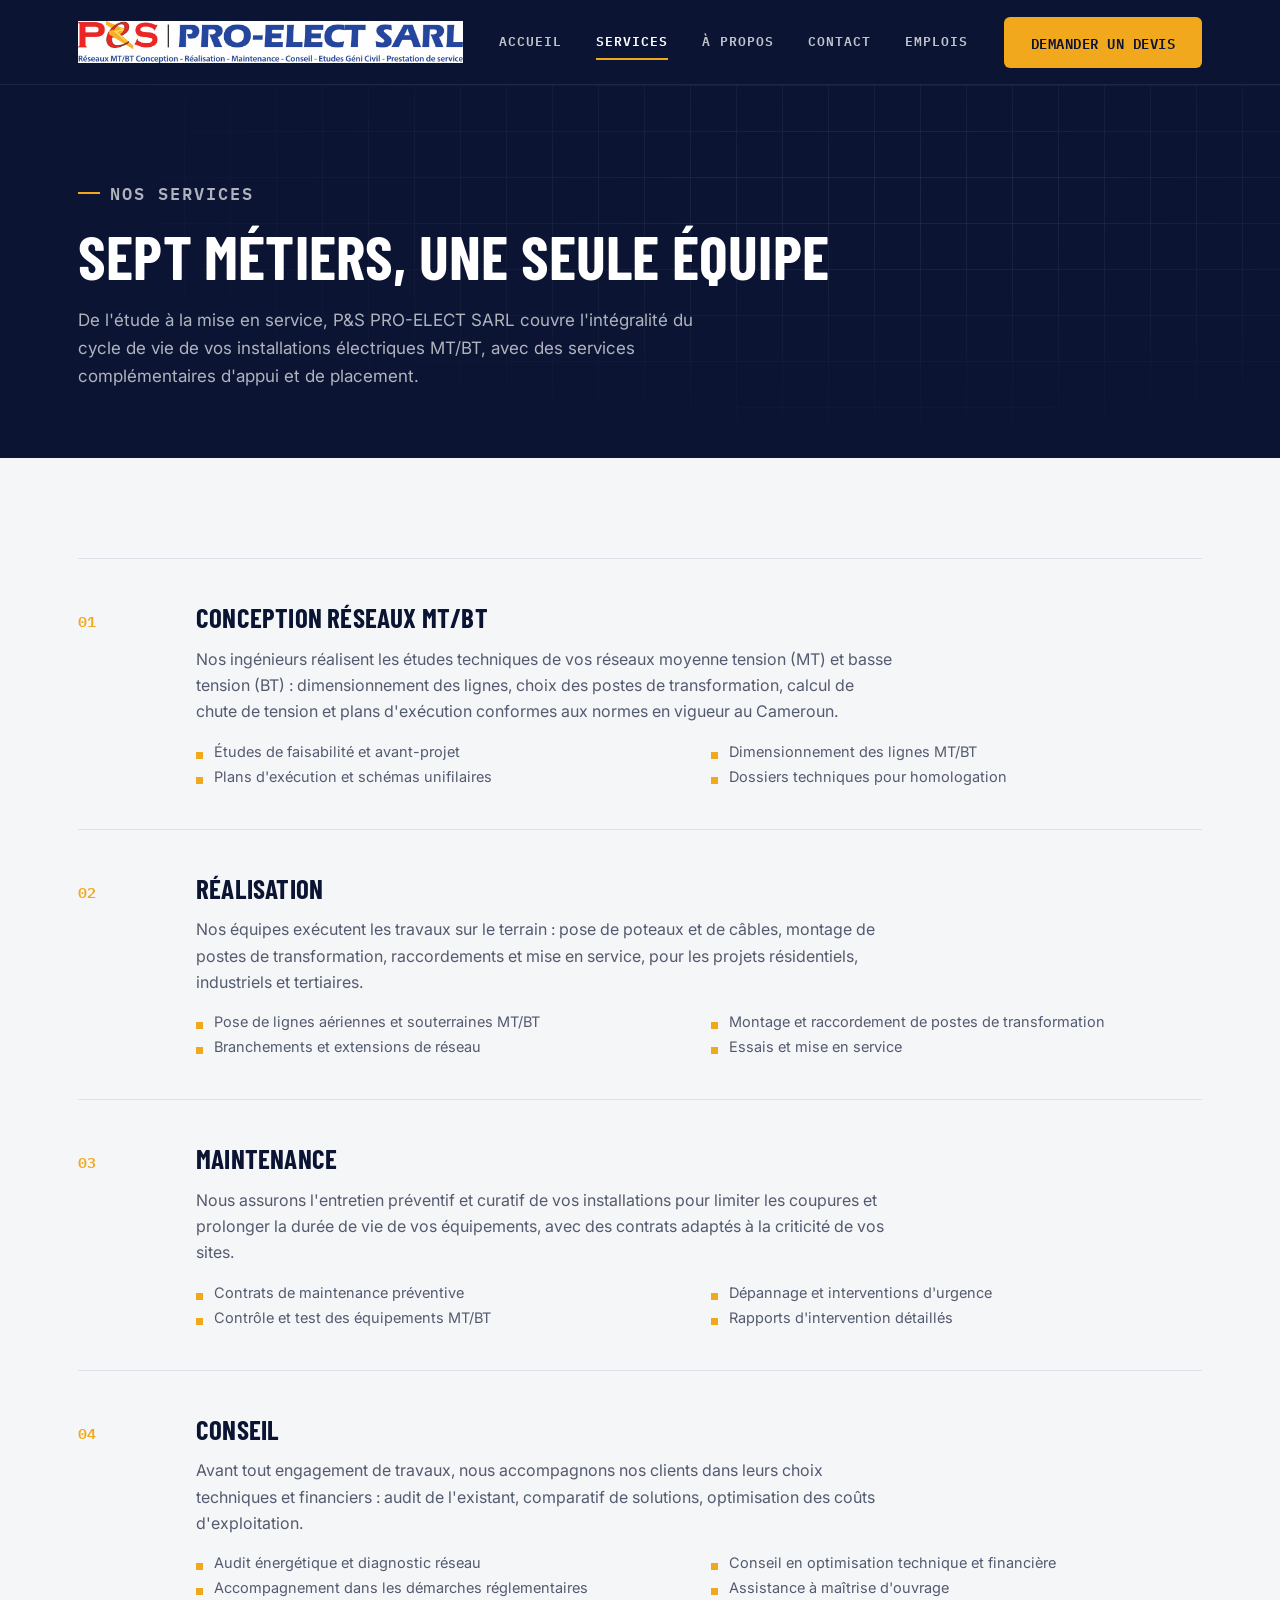
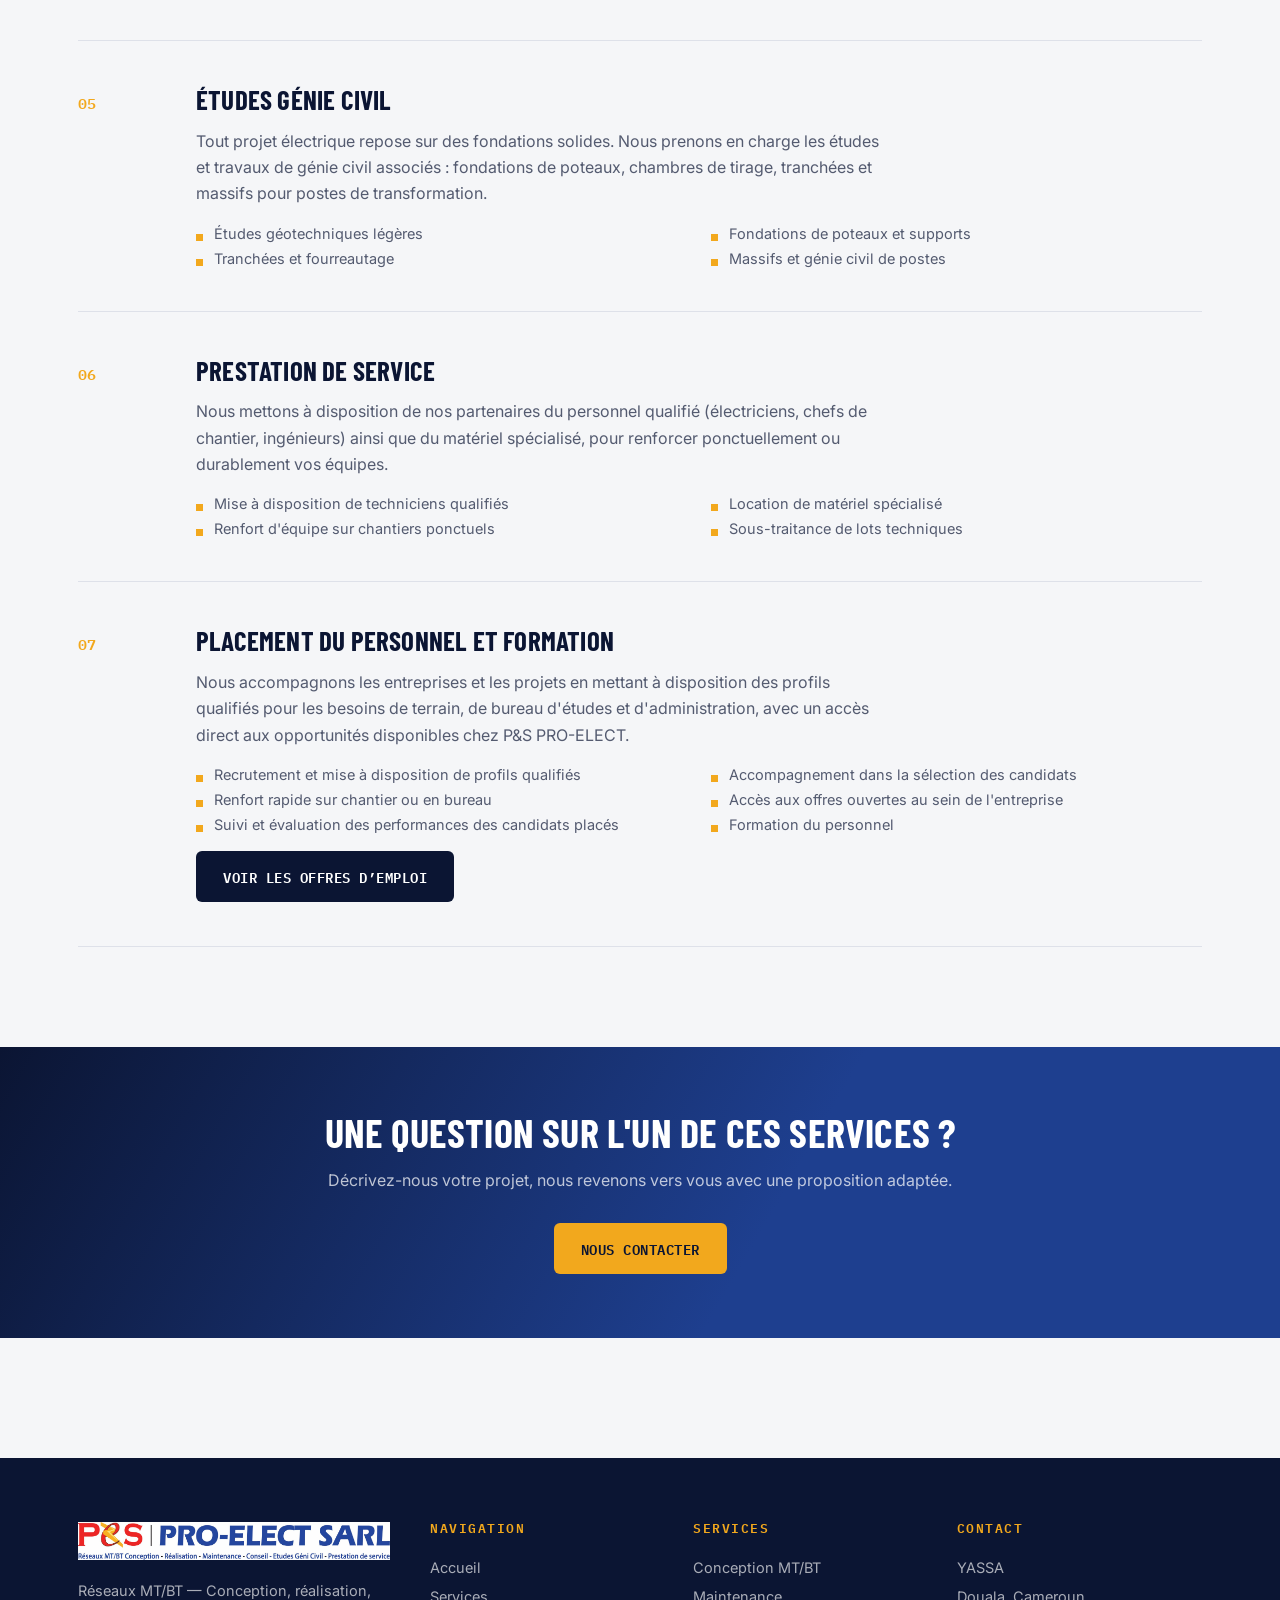
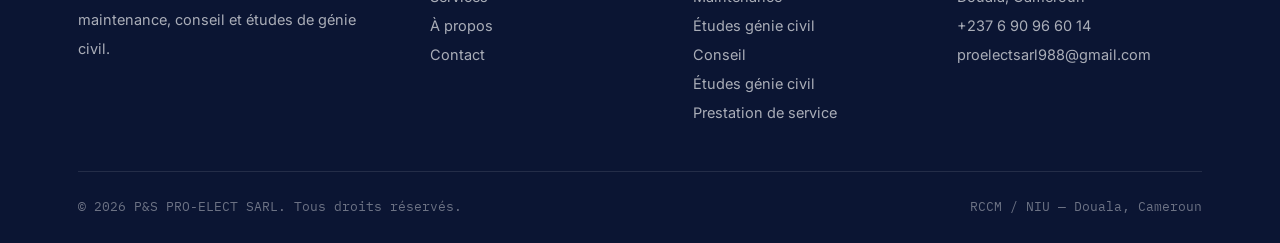
<file: services.html>
<!DOCTYPE html>
<html lang="fr">
<head>
<meta charset="UTF-8">
<meta name="viewport" content="width=device-width, initial-scale=1.0">
<title>Nos services — P&amp;S PRO-ELECT SARL</title>
<meta name="description" content="Conception, réalisation, maintenance de réseaux MT/BT, conseil, études de génie civil et prestations de service par P&S PRO-ELECT SARL.">
<link rel="icon" href="assets/logo.jpeg">
<link rel="stylesheet" href="styles.css">
</head>
<body>

<header class="site-header">
  <div class="container nav">
    <a href="index.html" class="nav-logo"><img src="assets/logo.jpeg" alt="P&S PRO-ELECT SARL"></a>
    <nav class="nav-links" id="navLinks">
      <a href="index.html">Accueil</a>
      <a href="services.html" class="active">Services</a>
      <a href="apropos.html">À propos</a>
      <a href="contact.html">Contact</a>
      <a href="emplois.html">Emplois</a>
    </nav>
    <div class="nav-cta">
      <a href="contact.html" class="btn btn-primary">Demander un devis</a>
      <button class="nav-toggle" aria-label="Ouvrir le menu" aria-expanded="false">☰</button>
    </div>
  </div>
</header>

<section class="page-hero">
  <div class="grid-texture"></div>
  <div class="container">
    <p class="eyebrow">Nos services</p>
    <h1>Sept métiers, une seule équipe</h1>
    <p>De l'étude à la mise en service, P&amp;S PRO-ELECT SARL couvre l'intégralité du cycle de vie de vos installations électriques MT/BT, avec des services complémentaires d'appui et de placement.</p>
  </div>
</section>

<section class="section">
  <div class="container">

    <div class="service-detail">
      <div class="idx">01</div>
      <div>
        <h3>Conception réseaux MT/BT</h3>
        <p class="desc">Nos ingénieurs réalisent les études techniques de vos réseaux moyenne tension (MT) et basse tension (BT) : dimensionnement des lignes, choix des postes de transformation, calcul de chute de tension et plans d'exécution conformes aux normes en vigueur au Cameroun.</p>
        <ul>
          <li>Études de faisabilité et avant-projet</li>
          <li>Dimensionnement des lignes MT/BT</li>
          <li>Plans d'exécution et schémas unifilaires</li>
          <li>Dossiers techniques pour homologation</li>
        </ul>
      </div>
    </div>

    <div class="service-detail">
      <div class="idx">02</div>
      <div>
        <h3>Réalisation</h3>
        <p class="desc">Nos équipes exécutent les travaux sur le terrain : pose de poteaux et de câbles, montage de postes de transformation, raccordements et mise en service, pour les projets résidentiels, industriels et tertiaires.</p>
        <ul>
          <li>Pose de lignes aériennes et souterraines MT/BT</li>
          <li>Montage et raccordement de postes de transformation</li>
          <li>Branchements et extensions de réseau</li>
          <li>Essais et mise en service</li>
        </ul>
      </div>
    </div>

    <div class="service-detail">
      <div class="idx">03</div>
      <div>
        <h3>Maintenance</h3>
        <p class="desc">Nous assurons l'entretien préventif et curatif de vos installations pour limiter les coupures et prolonger la durée de vie de vos équipements, avec des contrats adaptés à la criticité de vos sites.</p>
        <ul>
          <li>Contrats de maintenance préventive</li>
          <li>Dépannage et interventions d'urgence</li>
          <li>Contrôle et test des équipements MT/BT</li>
          <li>Rapports d'intervention détaillés</li>
        </ul>
      </div>
    </div>

    <div class="service-detail">
      <div class="idx">04</div>
      <div>
        <h3>Conseil</h3>
        <p class="desc">Avant tout engagement de travaux, nous accompagnons nos clients dans leurs choix techniques et financiers : audit de l'existant, comparatif de solutions, optimisation des coûts d'exploitation.</p>
        <ul>
          <li>Audit énergétique et diagnostic réseau</li>
          <li>Conseil en optimisation technique et financière</li>
          <li>Accompagnement dans les démarches réglementaires</li>
          <li>Assistance à maîtrise d'ouvrage</li>
        </ul>
      </div>
    </div>

    <div class="service-detail">
      <div class="idx">05</div>
      <div>
        <h3>Études génie civil</h3>
        <p class="desc">Tout projet électrique repose sur des fondations solides. Nous prenons en charge les études et travaux de génie civil associés : fondations de poteaux, chambres de tirage, tranchées et massifs pour postes de transformation.</p>
        <ul>
          <li>Études géotechniques légères</li>
          <li>Fondations de poteaux et supports</li>
          <li>Tranchées et fourreautage</li>
          <li>Massifs et génie civil de postes</li>
        </ul>
      </div>
    </div>

    <div class="service-detail">
      <div class="idx">06</div>
      <div>
        <h3>Prestation de service</h3>
        <p class="desc">Nous mettons à disposition de nos partenaires du personnel qualifié (électriciens, chefs de chantier, ingénieurs) ainsi que du matériel spécialisé, pour renforcer ponctuellement ou durablement vos équipes.</p>
        <ul>
          <li>Mise à disposition de techniciens qualifiés</li>
          <li>Location de matériel spécialisé</li>
          <li>Renfort d'équipe sur chantiers ponctuels</li>
          <li>Sous-traitance de lots techniques</li>
        </ul>
      </div>
    </div>

    <div class="service-detail">
      <div class="idx">07</div>
      <div>
        <h3>Placement du personnel et formation</h3>
        <p class="desc">Nous accompagnons les entreprises et les projets en mettant à disposition des profils qualifiés pour les besoins de terrain, de bureau d'études et d'administration, avec un accès direct aux opportunités disponibles chez P&amp;S PRO-ELECT.</p>
        <ul>
          <li>Recrutement et mise à disposition de profils qualifiés</li>
          <li>Accompagnement dans la sélection des candidats</li>
          <li>Renfort rapide sur chantier ou en bureau</li>
          <li>Accès aux offres ouvertes au sein de l'entreprise</li>
          <li>Suivi et évaluation des performances des candidats placés </li>
          <li>Formation du personnel</li>
        </ul>
        <a href="emplois.html#offres" class="btn btn-dark" style="margin-top: 18px;">Voir les offres d’emploi</a>
      </div>
    </div>

  </div>
</section>

<section class="cta-band">
  <div class="container">
    <h2>Une question sur l'un de ces services ?</h2>
    <p>Décrivez-nous votre projet, nous revenons vers vous avec une proposition adaptée.</p>
    <div class="hero-actions">
      <a href="contact.html" class="btn btn-primary">Nous contacter</a>
    </div>
  </div>
</section>

<footer class="site-footer">
  <div class="container">
    <div class="footer-grid">
      <div class="footer-logo">
        <img src="assets/logo.jpeg" alt="P&S PRO-ELECT SARL">
        <p>Réseaux MT/BT — Conception, réalisation, maintenance, conseil et études de génie civil.</p>
      </div>
      <div>
        <h4>Navigation</h4>
        <p><a href="index.html">Accueil</a></p>
        <p><a href="services.html">Services</a></p>
        <p><a href="apropos.html">À propos</a></p>
        <p><a href="contact.html">Contact</a></p>
      </div>
      <div>
        <h4>Services</h4>
        <p><a href="services.html">Conception MT/BT</a></p>
        <p><a href="services.html">Maintenance</a></p>
        <p><a href="services.html">Études génie civil</a></p>
        <p><a href="services.html">Conseil</a></p> 
        <p><a href="Études génie civil.html">Études génie civil</a></p> 
        <p><a href="Prestation de service.html">Prestation de service</a></p> 
      </div>
      <div>
        <h4>Contact</h4>
        <p>YASSA <br>Douala, Cameroun</p>
        <p>+237 6 90 96 60 14 </p>
        <p>proelectsarl988@gmail.com</p>
      </div>
    </div>
    <div class="footer-bottom">
      <span>© <span data-year>2023</span> P&amp;S PRO-ELECT SARL. Tous droits réservés.</span>
      <span>RCCM / NIU — Douala, Cameroun</span>
    </div>
  </div>
</footer>

<script src="main.js"></script>
</body>
</html>
</file>
<file: styles.css>
/* ==========================================================================
   P&S PRO-ELECT SARL — Design tokens
   Palette dérivée du logo : bleu réseau, rouge P&S, ambre de l'éclair.
   Typo : Barlow Condensed (display, ingénierie) + Inter (texte) + IBM Plex Mono (données techniques)
   ========================================================================== */

@import url('https://fonts.googleapis.com/css2?family=Barlow+Condensed:wght@500;600;700;800&family=Inter:wght@400;500;600;700&family=IBM+Plex+Mono:wght@500;600&display=swap');

:root{
  --navy-deep: #0B1533;
  --navy: #16225C;
  --blue: #1E3F8F;
  --blue-bright: #2E56B8;
  --red: #E31E24;
  --gold: #F2A81D;
  --gold-bright: #FFC94D;
  --paper: #F5F6F8;
  --paper-2: #ECEEF3;
  --white: #FFFFFF;
  --ink: #0E1226;
  --slate: #545B70;
  --slate-light: #8A90A3;
  --line: #DEE1E9;

  --display: 'Barlow Condensed', sans-serif;
  --body: 'Inter', sans-serif;
  --mono: 'IBM Plex Mono', monospace;

  --radius: 6px;
  --container: 1180px;
}

*, *::before, *::after{ box-sizing: border-box; }
html{ scroll-behavior: smooth; }
body{
  margin:0;
  font-family: var(--body);
  color: var(--ink);
  background: var(--paper);
  -webkit-font-smoothing: antialiased;
}
img{ max-width:100%; display:block; }
a{ color:inherit; text-decoration:none; }
ul{ margin:0; padding:0; list-style:none; }
h1,h2,h3,h4{
  font-family: var(--display);
  font-weight: 700;
  line-height: 1.05;
  margin: 0;
  letter-spacing: 0.2px;
}
p{ margin:0; line-height:1.65; color: var(--slate); }

.container{
  max-width: var(--container);
  margin: 0 auto;
  padding: 0 28px;
}

.eyebrow{
  font-family: var(--mono);
  font-size: 12.5px;
  font-weight: 600;
  letter-spacing: 2px;
  text-transform: uppercase;
  color: var(--gold);
  display:flex;
  align-items:center;
  gap:10px;
}
.eyebrow::before{
  content:"";
  width:22px;
  height:2px;
  background: var(--gold);
  display:inline-block;
}

/* Focus visibility */
a:focus-visible, button:focus-visible, input:focus-visible, textarea:focus-visible{
  outline: 2px solid var(--gold);
  outline-offset: 2px;
}

@media (prefers-reduced-motion: reduce){
  *{ animation-duration: 0.001ms !important; animation-iteration-count: 1 !important; transition-duration: 0.001ms !important; scroll-behavior:auto !important; }
}

/* ---------- Buttons ---------- */
.btn{
  display:inline-flex;
  align-items:center;
  gap:10px;
  padding: 13px 26px;
  border-radius: var(--radius);
  font-family: var(--mono);
  font-size: 13.5px;
  font-weight: 600;
  letter-spacing: 0.5px;
  text-transform: uppercase;
  cursor:pointer;
  border: 1px solid transparent;
  transition: transform .15s ease, background .2s ease, color .2s ease, border-color .2s ease;
}
.btn-primary{
  background: var(--gold);
  color: var(--navy-deep);
}
.btn-primary:hover{ background: var(--gold-bright); transform: translateY(-1px); }
.btn-ghost{
  background: transparent;
  color: var(--white);
  border-color: rgba(255,255,255,0.35);
}
.btn-ghost:hover{ border-color: var(--gold); color: var(--gold); }
.btn-dark{
  background: var(--navy-deep);
  color: var(--white);
}
.btn-dark:hover{ background: var(--blue); transform: translateY(-1px); }

/* ---------- Header / Nav ---------- */
.site-header{
  position: sticky;
  top:0;
  z-index: 100;
  background: var(--navy-deep);
  border-bottom: 1px solid rgba(255,255,255,0.08);
}
.nav{
  display:flex;
  align-items:center;
  justify-content:space-between;
  height: 84px;
}
.nav-logo img{ height: 42px; width:auto; }
.nav-links{
  display:flex;
  align-items:center;
  gap: 34px;
}
.nav-links a{
  font-family: var(--mono);
  font-size: 13px;
  font-weight: 600;
  letter-spacing: 1px;
  text-transform: uppercase;
  color: rgba(255,255,255,0.75);
  padding: 6px 0;
  border-bottom: 2px solid transparent;
  transition: color .2s ease, border-color .2s ease;
}
.nav-links a:hover, .nav-links a.active{
  color: var(--white);
  border-color: var(--gold);
}
.nav-cta{ display:flex; align-items:center; gap:18px; }
.nav-toggle{
  display:none;
  background:none;
  border:none;
  color: var(--white);
  font-size: 26px;
  cursor:pointer;
}

@media (max-width: 880px){
  .nav-links{
    position:absolute;
    top:84px; left:0; right:0;
    background: var(--navy-deep);
    flex-direction:column;
    align-items:flex-start;
    gap:0;
    padding: 10px 28px 20px;
    border-top: 1px solid rgba(255,255,255,0.08);
    display:none;
  }
  .nav-links.open{ display:flex; }
  .nav-links a{ width:100%; padding: 14px 0; border-bottom: 1px solid rgba(255,255,255,0.08); }
  .nav-toggle{ display:block; }
  .nav-cta .btn-primary{ display:none; }
}

/* ---------- Footer ---------- */
.site-footer{
  background: var(--navy-deep);
  color: rgba(255,255,255,0.65);
  padding: 64px 0 28px;
  margin-top: 120px;
}
.footer-grid{
  display:grid;
  grid-template-columns: 1.4fr 1fr 1fr 1.1fr;
  gap: 40px;
  padding-bottom: 44px;
  border-bottom: 1px solid rgba(255,255,255,0.1);
}
.footer-grid h4{
  font-family: var(--mono);
  font-size: 12.5px;
  letter-spacing: 1.5px;
  text-transform: uppercase;
  color: var(--gold);
  margin-bottom: 18px;
  font-weight: 600;
}
.footer-grid p, .footer-grid a{
  font-size: 14.5px;
  color: rgba(255,255,255,0.65);
  line-height:2;
}
.footer-grid a:hover{ color: var(--gold); }
.footer-logo img{ height:38px; margin-bottom:16px; }
.footer-bottom{
  display:flex;
  justify-content:space-between;
  align-items:center;
  padding-top: 26px;
  font-size: 13px;
  font-family: var(--mono);
  color: rgba(255,255,255,0.4);
  flex-wrap:wrap;
  gap:10px;
}

@media (max-width: 880px){
  .footer-grid{ grid-template-columns: 1fr 1fr; }
}
@media (max-width: 560px){
  .footer-grid{ grid-template-columns: 1fr; }
}

/* ---------- Page header (inner pages) ---------- */
.page-hero{
  background: var(--navy-deep);
  color: var(--white);
  padding: 76px 0 68px;
  position: relative;
  overflow:hidden;
}
.page-hero .container{ position:relative; z-index:2; }
.page-hero h1{
  font-size: clamp(38px, 6vw, 62px);
  color: var(--white);
  margin-top: 16px;
  text-transform: uppercase;
}
.page-hero p{
  color: rgba(255,255,255,0.68);
  max-width: 640px;
  margin-top: 18px;
  font-size: 17px;
}
.grid-texture{
  position:absolute; inset:0;
  opacity: 0.14;
  z-index:1;
  background-image:
    linear-gradient(rgba(255,255,255,0.5) 1px, transparent 1px),
    linear-gradient(90deg, rgba(255,255,255,0.5) 1px, transparent 1px);
  background-size: 46px 46px;
  mask-image: radial-gradient(ellipse at 70% 30%, black 0%, transparent 70%);
}

/* ---------- Section basics ---------- */
.section{ padding: 100px 0; }
.section-tight{ padding: 70px 0; }
.section-head{ max-width: 640px; margin-bottom: 56px; }
.section-head h2{
  font-size: clamp(30px, 4vw, 44px);
  margin-top: 14px;
  text-transform: uppercase;
  color: var(--navy-deep);
}
.section-head p{ margin-top: 16px; font-size: 16.5px; }
.section-alt{ background: var(--white); }

/* ---------- Hero (home) ---------- */
.hero{
  background: var(--navy-deep);
  color: var(--white);
  position: relative;
  overflow: hidden;
  padding: 96px 0 0;
}
.hero-grid{
  display:grid;
  grid-template-columns: 1.05fr 0.95fr;
  gap: 40px;
  align-items:center;
  position:relative;
  z-index:2;
}
.hero h1{
  font-size: clamp(42px, 5.4vw, 68px);
  text-transform: uppercase;
  color: var(--white);
  margin-top: 18px;
}
.hero h1 span{ color: var(--gold); }
.hero p.lead{
  color: rgba(255,255,255,0.72);
  font-size: 18px;
  max-width: 520px;
  margin-top: 22px;
}
.hero-actions{
  display:flex;
  gap:16px;
  margin-top: 38px;
  flex-wrap:wrap;
}
.stat-bar{
  display:grid;
  grid-template-columns: repeat(3, auto);
  gap: 40px;
  margin-top: 64px;
  padding-top: 34px;
  border-top: 1px solid rgba(255,255,255,0.12);
}
.stat-bar .stat b{
  display:block;
  font-family: var(--display);
  font-size: 34px;
  color: var(--gold);
  line-height:1;
}
.stat-bar .stat span{
  font-family: var(--mono);
  font-size: 11.5px;
  letter-spacing: 1px;
  text-transform: uppercase;
  color: rgba(255,255,255,0.55);
  display:block;
  margin-top: 8px;
}

.schematic-wrap{ position:relative; z-index:2; padding: 20px 0 40px; }
.schematic-wrap svg{ width:100%; height:auto; }

@media (max-width: 980px){
  .hero-grid{ grid-template-columns: 1fr; }
  .stat-bar{ grid-template-columns: repeat(3, 1fr); gap:20px; }
}

/* ---------- Services grid (home preview + services page) ---------- */
.services-grid{
  display:grid;
  grid-template-columns: repeat(3, 1fr);
  gap: 2px;
  background: var(--line);
  border: 1px solid var(--line);
}
.service-card{
  background: var(--white);
  padding: 40px 32px;
  transition: background .2s ease;
}
.service-card:hover{ background: var(--paper); }
.service-card-link{
  display:block;
  color: inherit;
}
.service-card-link:hover{ text-decoration: none; }
.service-num{
  font-family: var(--mono);
  font-size: 13px;
  color: var(--gold);
  font-weight: 600;
}
.service-card h3{
  font-size: 24px;
  margin-top: 18px;
  color: var(--navy-deep);
  text-transform: uppercase;
}
.service-card p{ margin-top: 14px; font-size: 15px; }
.service-card .tag{
  display:inline-block;
  margin-top: 20px;
  font-family: var(--mono);
  font-size: 11.5px;
  letter-spacing: 1px;
  text-transform: uppercase;
  color: var(--blue);
  border: 1px solid var(--blue);
  border-radius: 20px;
  padding: 5px 12px;
}

.domain-grid{
  display:grid;
  grid-template-columns: repeat(3, minmax(220px, 1fr));
  gap: 20px;
  margin-top: 24px;
}
.domain-card{
  background: var(--white);
  border: 1px solid var(--line);
  border-radius: var(--radius);
  padding: 28px 24px;
}
.domain-card h3{
  font-size: 20px;
  margin-bottom: 12px;
  color: var(--navy-deep);
}
.domain-card p{
  font-size: 15px;
  line-height: 1.7;
  color: var(--slate);
}

@media (max-width: 980px){
  .services-grid{ grid-template-columns: repeat(2, 1fr); }
}
@media (max-width: 640px){
  .services-grid{ grid-template-columns: 1fr; }
}

/* ---------- Detailed service block (services page) ---------- */
.service-detail{
  display:grid;
  grid-template-columns: 90px 1fr;
  gap: 28px;
  padding: 44px 0;
  border-top: 1px solid var(--line);
}
.service-detail:last-child{ border-bottom: 1px solid var(--line); }
.service-detail .idx{
  font-family: var(--mono);
  font-size: 15px;
  color: var(--gold);
  font-weight: 600;
  padding-top: 6px;
}
.service-detail h3{
  font-size: 27px;
  color: var(--navy-deep);
  text-transform: uppercase;
}
.service-detail .desc{ margin-top: 14px; font-size: 16px; max-width: 700px; }
.service-detail ul{ margin-top: 18px; display:grid; grid-template-columns: 1fr 1fr; gap: 8px 24px; }
.service-detail li{
  font-size: 14.5px;
  color: var(--slate);
  padding-left: 18px;
  position:relative;
}
.service-detail li::before{
  content:"";
  position:absolute; left:0; top:9px;
  width:7px; height:7px;
  background: var(--gold);
}
@media (max-width: 700px){
  .service-detail{ grid-template-columns: 1fr; }
  .service-detail ul{ grid-template-columns: 1fr; }
}

/* ---------- Values / about ---------- */
.values-grid{
  display:grid;
  grid-template-columns: repeat(4, 1fr);
  gap: 28px;
}
.value-card{
  padding: 30px 24px;
  background: var(--paper);
  border-left: 3px solid var(--gold);
}
.value-card h4{
  font-size: 20px;
  text-transform: uppercase;
  color: var(--navy-deep);
}
.value-card p{ margin-top: 10px; font-size: 14.5px; }
@media (max-width: 900px){ .values-grid{ grid-template-columns: 1fr 1fr; } }
@media (max-width: 560px){ .values-grid{ grid-template-columns: 1fr; } }

.two-col{
  display:grid;
  grid-template-columns: 1fr 1fr;
  gap: 64px;
  align-items:center;
}
@media (max-width: 900px){ .two-col{ grid-template-columns: 1fr; gap: 36px; } }

.timeline{ margin-top: 10px; }
.timeline-item{
  display:grid;
  grid-template-columns: 90px 1fr;
  gap: 24px;
  padding: 22px 0;
  border-top: 1px solid var(--line);
}
.timeline-item b{ font-family: var(--mono); color: var(--blue); font-size: 15px; }
.timeline-item h4{ font-size: 18px; color: var(--navy-deep); text-transform:uppercase; }
.timeline-item p{ margin-top: 6px; font-size: 14.5px; }

/* ---------- CTA band ---------- */
.cta-band{
  background: var(--blue);
  background-image: linear-gradient(120deg, var(--navy-deep), var(--blue) 60%);
  color: var(--white);
  padding: 64px 0;
  text-align:center;
}
.cta-band h2{
  color: var(--white);
  font-size: clamp(28px, 4vw, 40px);
  text-transform: uppercase;
}
.cta-band p{ color: rgba(255,255,255,0.72); margin-top: 14px; }
.cta-band .hero-actions{ justify-content:center; margin-top: 30px; }

/* ---------- Contact page ---------- */
.contact-grid{
  display:grid;
  grid-template-columns: 0.9fr 1.1fr;
  gap: 60px;
}
.contact-info-card{
  background: var(--navy-deep);
  color: var(--white);
  padding: 40px;
  border-radius: var(--radius);
}
.contact-info-card .item{ padding: 20px 0; border-top: 1px solid rgba(255,255,255,0.12); }
.contact-info-card .item:first-child{ border-top:none; padding-top:0; }
.contact-info-card .item h4{
  font-family: var(--mono);
  font-size: 12px;
  letter-spacing: 1.5px;
  text-transform: uppercase;
  color: var(--gold);
  margin-bottom: 8px;
}
.contact-info-card .item p{ color: rgba(255,255,255,0.78); font-size: 15px; }

.form-card{
  background: var(--white);
  border: 1px solid var(--line);
  padding: 40px;
  border-radius: var(--radius);
}
.form-row{ display:grid; grid-template-columns: 1fr 1fr; gap: 20px; }
.field{ margin-bottom: 22px; }
.field label{
  display:block;
  font-family: var(--mono);
  font-size: 12px;
  letter-spacing: 1px;
  text-transform: uppercase;
  color: var(--slate);
  margin-bottom: 8px;
}
.field input, .field select, .field textarea{
  width:100%;
  padding: 13px 14px;
  border: 1px solid var(--line);
  border-radius: 4px;
  font-family: var(--body);
  font-size: 15px;
  background: var(--paper);
  color: var(--ink);
}
.field textarea{ resize: vertical; min-height: 120px; }
.field input:focus, .field select:focus, .field textarea:focus{
  outline: 2px solid var(--gold);
  border-color: var(--gold);
}
.form-note{ font-size: 13px; color: var(--slate-light); margin-top: 6px; }

@media (max-width: 900px){
  .contact-grid{ grid-template-columns: 1fr; }
  .form-row{ grid-template-columns: 1fr; }
}

/* ---------- Map placeholder ---------- */
.map-block{
  margin-top: 40px;
  height: 340px;
  border-radius: var(--radius);
  overflow:hidden;
  border: 1px solid var(--line);
}
.map-block iframe{ width:100%; height:100%; border:0; }

/* ---------- Careers / jobs page ---------- */
.careers-hero{ min-height: 560px; }
#proposer,
#offres{ scroll-margin-top: 110px; }
.career-highlights{
  display:grid;
  grid-template-columns: repeat(4, 1fr);
  gap: 24px;
}
.highlight-card,
.job-card,
.preview-card{
  background: var(--white);
  border: 1px solid var(--line);
  border-radius: var(--radius);
  padding: 24px;
  box-shadow: 0 16px 40px rgba(11, 21, 51, 0.06);
  transition: transform .25s ease, box-shadow .25s ease;
}
.highlight-card:hover,
.job-card:hover,
.preview-card:hover{
  transform: translateY(-4px);
  box-shadow: 0 24px 48px rgba(11, 21, 51, 0.1);
}
.highlight-card h3,
.job-card h3,
.preview-card strong{
  color: var(--navy-deep);
  font-size: 20px;
  text-transform: uppercase;
}
.highlight-card p,
.job-card p,
.preview-card p{ margin-top: 10px; font-size: 14.5px; }
.filter-bar{ display:flex; flex-wrap:wrap; gap: 12px; margin-bottom: 24px; }
.chip{
  border: 1px solid var(--line);
  background: var(--white);
  color: var(--navy-deep);
  border-radius: 999px;
  padding: 9px 14px;
  font-family: var(--mono);
  font-size: 12px;
  cursor: pointer;
  transition: all .2s ease;
}
.chip.active,
.chip:hover{
  background: var(--navy-deep);
  color: var(--white);
  border-color: var(--navy-deep);
}
.jobs-grid{
  display:grid;
  grid-template-columns: repeat(3, 1fr);
  gap: 24px;
}
.job-card.is-hidden{ display:none; }
.job-top,
.preview-heading{
  display:flex;
  justify-content:space-between;
  align-items:center;
  gap: 12px;
  margin-bottom: 16px;
}
.job-badge,
.job-type,
.preview-heading span{
  font-family: var(--mono);
  font-size: 11px;
  letter-spacing: 0.8px;
  text-transform: uppercase;
  padding: 6px 10px;
  border-radius: 999px;
}
.job-badge{ background: rgba(242, 168, 29, 0.16); color: var(--gold); }
.job-type{ background: var(--paper); color: var(--blue); }
.job-meta{ display:flex; flex-wrap:wrap; gap: 10px; margin-top: 16px; }
.job-meta li,
.job-meta span{
  font-family: var(--mono);
  font-size: 11px;
  letter-spacing: 0.8px;
  text-transform: uppercase;
  color: var(--blue);
  background: var(--paper);
  padding: 7px 10px;
  border-radius: 999px;
}
.text-link{
  display:inline-block;
  margin-top: 18px;
  font-family: var(--mono);
  font-size: 12px;
  font-weight: 600;
  letter-spacing: 1px;
  text-transform: uppercase;
  color: var(--red);
}
.careers-form-layout{ align-items:start; }
.preview-panel{
  margin-top: 40px;
  background: var(--white);
  border: 1px solid var(--line);
  border-radius: var(--radius);
  padding: 28px;
}
.preview-header h3{ font-size: 24px; color: var(--navy-deep); text-transform: uppercase; }
.preview-header p{ margin-top: 8px; }
.preview-list{ display:grid; grid-template-columns: repeat(2, 1fr); gap: 18px; margin-top: 20px; }
.preview-card{ padding: 20px; }
.preview-card .preview-heading strong{ font-size: 17px; }
.preview-card .preview-heading span{ background: rgba(227, 30, 36, 0.12); color: var(--red); }
.preview-card .job-meta{ margin-top: 14px; }
@media (max-width: 980px){
  .career-highlights{ grid-template-columns: 1fr 1fr; }
  .jobs-grid{ grid-template-columns: 1fr 1fr; }
  .preview-list{ grid-template-columns: 1fr; }
}
@media (max-width: 680px){
  .career-highlights,
  .jobs-grid{ grid-template-columns: 1fr; }
}

/* ---------- Zones list ---------- */
.zone-list{ display:flex; flex-wrap:wrap; gap: 12px; margin-top: 22px; }
.zone-list span{
  font-family: var(--mono);
  font-size: 13px;
  padding: 8px 16px;
  border: 1px solid var(--line);
  border-radius: 20px;
  color: var(--navy-deep);
}

/* ---------- Team ---------- */
.team-grid{
  display:grid;
  grid-template-columns: repeat(3, 1fr);
  gap: 30px;
}
.team-card{ text-align:left; }
.team-photo{
  height: 220px;
  background: linear-gradient(135deg, var(--navy) 0%, var(--blue-bright) 100%);
  border-radius: var(--radius);
  position:relative;
  overflow:hidden;
  margin-bottom: 18px;
}
.team-photo::after{
  content: attr(data-initials);
  position:absolute; inset:0;
  display:flex; align-items:center; justify-content:center;
  font-family: var(--display);
  font-size: 56px;
  color: rgba(255,255,255,0.85);
}
.team-card h4{ font-size: 19px; color: var(--navy-deep); text-transform:uppercase; }
.team-card .role{
  font-family: var(--mono);
  font-size: 12px;
  color: var(--blue);
  letter-spacing: .5px;
  text-transform: uppercase;
  margin-top: 4px;
  display:block;
}
.team-card p{ margin-top: 10px; font-size: 14px; }
@media (max-width: 900px){ .team-grid{ grid-template-columns: 1fr 1fr; } }
@media (max-width: 600px){ .team-grid{ grid-template-columns: 1fr; } }
</file>
